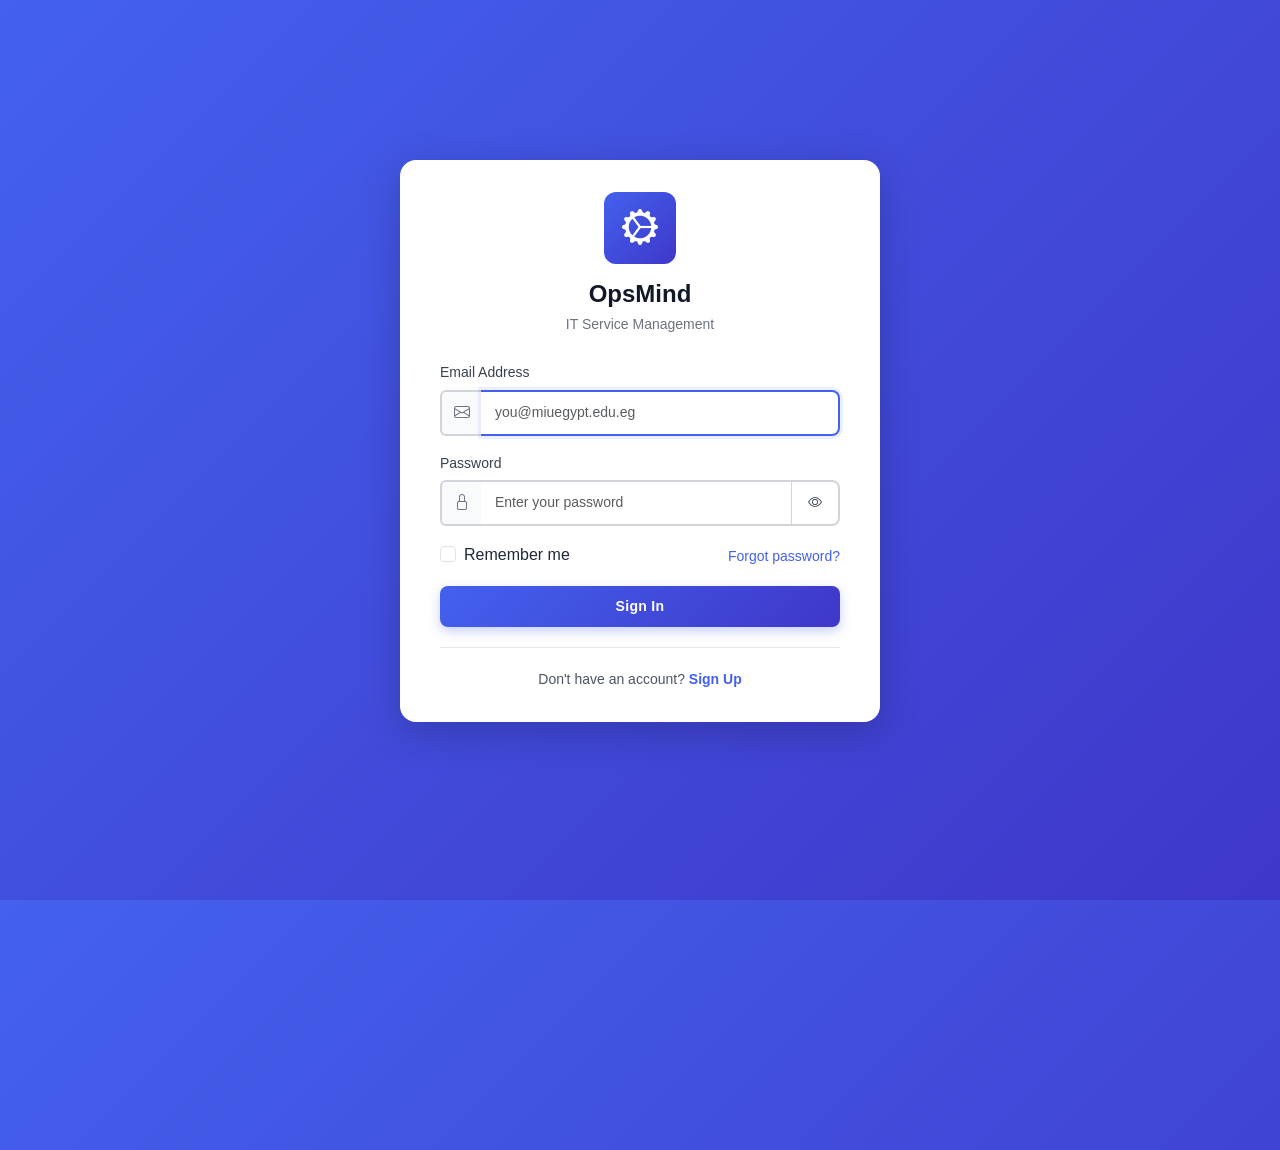
<file: index.html>
<!DOCTYPE html>
<html lang="en">
<head>
    <meta charset="UTF-8">
    <meta name="viewport" content="width=device-width, initial-scale=1.0">
    <meta name="description" content="OpsMind - IT Service Management System">
    <title>OpsMind - Login</title>
    
    <!-- Bootstrap 5 CSS -->
    <link href="https://cdn.jsdelivr.net/npm/bootstrap@5.3.2/dist/css/bootstrap.min.css" rel="stylesheet">
    <!-- Bootstrap Icons -->
    <link href="https://cdn.jsdelivr.net/npm/bootstrap-icons@1.11.1/font/bootstrap-icons.css" rel="stylesheet">
    <!-- Custom CSS -->
    <link href="/assets/css/main.css" rel="stylesheet">

    <!-- Runtime config (must be before any app/service scripts) -->
    <script src="/assets/js/config.js"></script>
</head>
<body class="login-page">
    <div class="login-container">
        <div class="login-card-wrapper">
            <!-- Sign In Card (Front) -->
            <div class="login-card login-card-front">
                <!-- Logo and Branding -->
                <div class="login-header">
                    <div class="login-logo">
                        <i class="bi bi-gear-wide-connected"></i>
                    </div>
                    <h1 class="login-title">OpsMind</h1>
                    <p class="login-subtitle">IT Service Management</p>
                </div>

                <!-- Login Form -->
            <form id="loginForm" novalidate>
                <!-- Error Alert (hidden by default) -->
                <div id="loginError" class="alert alert-danger d-none" role="alert">
                    <i class="bi bi-exclamation-triangle-fill me-2"></i>
                    <span id="loginErrorMessage">Invalid credentials</span>
                </div>

                <!-- Email Input -->
                <div class="mb-3">
                    <label for="email" class="form-label">Email Address</label>
                    <div class="input-group">
                        <span class="input-group-text">
                            <i class="bi bi-envelope"></i>
                        </span>
                        <input 
                            type="email" 
                            class="form-control" 
                            id="email" 
                            name="email"
                            placeholder="you@miuegypt.edu.eg" 
                            required
                            autocomplete="email"
                        >
                    </div>
                    <div class="invalid-feedback">Please enter a valid email address.</div>
                </div>

                <!-- Password Input -->
                <div class="mb-4">
                    <label for="password" class="form-label">Password</label>
                    <div class="input-group">
                        <span class="input-group-text">
                            <i class="bi bi-lock"></i>
                        </span>
                        <input 
                            type="password" 
                            class="form-control" 
                            id="password" 
                            name="password"
                            placeholder="Enter your password" 
                            required
                            autocomplete="current-password"
                        >
                        <button 
                            class="btn btn-outline-secondary" 
                            type="button" 
                            id="togglePassword"
                            aria-label="Toggle password visibility"
                        >
                            <i class="bi bi-eye"></i>
                        </button>
                    </div>
                    <div class="invalid-feedback">Password is required.</div>
                </div>

                <!-- Remember Me & Forgot Password -->
                <div class="d-flex justify-content-between align-items-center mb-4">
                    <div class="form-check">
                        <input class="form-check-input" type="checkbox" id="rememberMe" name="rememberMe">
                        <label class="form-check-label" for="rememberMe">Remember me</label>
                    </div>
                    <a href="#" class="forgot-password-link">Forgot password?</a>
                </div>

                <!-- Submit Button -->
                <button type="submit" class="btn btn-primary w-100 btn-login" id="loginButton">
                    <span class="btn-text">Sign In</span>
                    <span class="btn-loader d-none">
                        <span class="spinner-border spinner-border-sm me-2" role="status" aria-hidden="true"></span>
                        Signing in...
                    </span>
                </button>
            </form>

            <!-- Footer -->
            <div class="login-footer">
                <p>Don't have an account? <a href="#" class="signup-link" id="showSignup">Sign Up</a></p>
            </div>
        </div>

        <!-- Sign Up Card (Back) -->
        <div class="login-card login-card-back">
            <!-- Logo and Branding -->
            <div class="login-header">
                <div class="login-logo">
                    <i class="bi bi-person-plus-fill"></i>
                </div>
                <h1 class="login-title">Create Account</h1>
                <p class="login-subtitle">Join OpsMind Today</p>
            </div>

            <!-- Signup Form -->
            <form id="signupForm" novalidate>
                <!-- Error Alert (hidden by default) -->
                <div id="signupError" class="alert alert-danger d-none" role="alert">
                    <i class="bi bi-exclamation-triangle-fill me-2"></i>
                    <span id="signupErrorMessage">Please fix the errors below</span>
                </div>

                <!-- Account Type Selection -->
                <div class="mb-3">
                    <label class="form-label d-block">Account Type</label>
                    <div class="account-type-selector">
                        <div class="form-check form-check-inline account-type-option">
                            <input class="form-check-input" type="radio" name="accountType" id="professorAccount" value="professor" required checked>
                            <label class="form-check-label" for="professorAccount">
                                <i class="bi bi-person-video3"></i>
                                <span>Professor</span>
                            </label>
                        </div>
                        <div class="form-check form-check-inline account-type-option">
                            <input class="form-check-input" type="radio" name="accountType" id="studentAccount" value="student" required>
                            <label class="form-check-label" for="studentAccount">
                                <i class="bi bi-mortarboard-fill"></i>
                                <span>Student</span>
                            </label>
                        </div>
                    </div>
                </div>

                <!-- First Name Input -->
                <div class="mb-3">
                    <label for="firstName" class="form-label">First Name</label>
                    <div class="input-group">
                        <span class="input-group-text">
                            <i class="bi bi-person"></i>
                        </span>
                        <input 
                            type="text" 
                            class="form-control" 
                            id="firstName" 
                            name="firstName"
                            placeholder="John" 
                            required
                            autocomplete="given-name"
                        >
                    </div>
                    <div class="invalid-feedback">Please enter your first name.</div>
                </div>

                <!-- Last Name Input -->
                <div class="mb-3">
                    <label for="lastName" class="form-label">Last Name</label>
                    <div class="input-group">
                        <span class="input-group-text">
                            <i class="bi bi-person-fill"></i>
                        </span>
                        <input 
                            type="text" 
                            class="form-control" 
                            id="lastName" 
                            name="lastName"
                            placeholder="Doe" 
                            required
                            autocomplete="family-name"
                        >
                    </div>
                    <div class="invalid-feedback">Please enter your last name.</div>
                </div>

                <!-- Email Input -->
                <div class="mb-3">
                    <label for="signupEmail" class="form-label">Email Address</label>
                    <div class="input-group">
                        <span class="input-group-text">
                            <i class="bi bi-envelope"></i>
                        </span>
                        <input 
                            type="email" 
                            class="form-control" 
                            id="signupEmail" 
                            name="email"
                            placeholder="you@miuegypt.edu.eg" 
                            required
                            autocomplete="email"
                        >
                    </div>
                    <div class="invalid-feedback">Please enter a valid email address.</div>
                </div>

                <!-- Password Input -->
                <div class="mb-3">
                    <label for="signupPassword" class="form-label">Password</label>
                    <div class="input-group">
                        <span class="input-group-text">
                            <i class="bi bi-lock"></i>
                        </span>
                        <input 
                            type="password" 
                            class="form-control" 
                            id="signupPassword" 
                            name="password"
                            placeholder="Create a strong password" 
                            required
                            autocomplete="new-password"
                            minlength="8"
                        >
                        <button 
                            class="btn btn-outline-secondary" 
                            type="button" 
                            id="toggleSignupPassword"
                            aria-label="Toggle password visibility"
                        >
                            <i class="bi bi-eye"></i>
                        </button>
                    </div>
                    <div class="invalid-feedback">Password must be at least 8 characters.</div>
                </div>

                <!-- Confirm Password Input -->
                <div class="mb-3">
                    <label for="confirmPassword" class="form-label">Confirm Password</label>
                    <div class="input-group">
                        <span class="input-group-text">
                            <i class="bi bi-lock-fill"></i>
                        </span>
                        <input 
                            type="password" 
                            class="form-control" 
                            id="confirmPassword" 
                            name="confirmPassword"
                            placeholder="Re-enter your password" 
                            required
                            autocomplete="new-password"
                        >
                    </div>
                    <div class="invalid-feedback">Passwords do not match.</div>
                </div>

                <!-- Terms and Conditions -->
                <div class="mb-4">
                    <div class="form-check">
                        <input class="form-check-input" type="checkbox" id="agreeTerms" name="agreeTerms" required>
                        <label class="form-check-label" for="agreeTerms">
                            I agree to the <a href="#" class="text-primary">Terms & Conditions</a>
                        </label>
                        <div class="invalid-feedback">You must agree to the terms.</div>
                    </div>
                </div>

                <!-- Submit Button -->
                <button type="submit" class="btn btn-primary w-100 btn-login" id="signupButton">
                    <span class="btn-text">Create Account</span>
                    <span class="btn-loader d-none">
                        <span class="spinner-border spinner-border-sm me-2" role="status" aria-hidden="true"></span>
                        Creating account...
                    </span>
                </button>
            </form>

            <!-- Footer -->
            <div class="login-footer">
                <p>Already have an account? <a href="#" class="signup-link" id="showLogin">Sign In</a></p>
            </div>
        </div>
        </div>
    </div>

    <!-- OTP Verification Modal -->
    <div class="modal fade" id="otpModal" tabindex="-1" aria-labelledby="otpModalLabel" aria-hidden="true" data-bs-backdrop="static" data-bs-keyboard="false">
        <div class="modal-dialog modal-dialog-centered">
            <div class="modal-content">
                <div class="modal-header">
                    <h5 class="modal-title" id="otpModalLabel">
                        <i class="bi bi-shield-lock me-2"></i>
                        <span id="otpModalTitle">Verify Your Email</span>
                    </h5>
                    <button type="button" class="btn-close" data-bs-dismiss="modal" aria-label="Close" id="closeOtpModal"></button>
                </div>
                <div class="modal-body">
                    <!-- Success Alert (hidden by default) -->
                    <div id="otpSuccess" class="alert alert-success d-none" role="alert">
                        <i class="bi bi-check-circle-fill me-2"></i>
                        <span id="otpSuccessMessage"></span>
                    </div>

                    <!-- Error Alert (hidden by default) -->
                    <div id="otpError" class="alert alert-danger d-none" role="alert">
                        <i class="bi bi-exclamation-triangle-fill me-2"></i>
                        <span id="otpErrorMessage"></span>
                    </div>

                    <p class="text-muted mb-3" id="otpInstructions">
                        We've sent a verification code to <strong id="otpEmail"></strong>. 
                        Please enter the 6-digit code below.
                    </p>

                    <form id="otpForm">
                        <!-- OTP Input -->
                        <div class="mb-3">
                            <label for="otpCode" class="form-label">Verification Code</label>
                            <input 
                                type="text" 
                                class="form-control form-control-lg text-center otp-input" 
                                id="otpCode" 
                                maxlength="6"
                                placeholder="000000"
                                required
                                autocomplete="one-time-code"
                                pattern="[0-9]{6}"
                            >
                            <div class="invalid-feedback">Please enter the 6-digit code.</div>
                        </div>

                        <!-- Resend OTP -->
                        <div class="d-flex justify-content-between align-items-center mb-3">
                            <small class="text-muted">Didn't receive the code?</small>
                            <button type="button" class="btn btn-link btn-sm p-0" id="resendOtpBtn">
                                <i class="bi bi-arrow-clockwise me-1"></i>Resend Code
                            </button>
                        </div>

                        <!-- Submit Button -->
                        <button type="submit" class="btn btn-primary w-100" id="verifyOtpBtn">
                            <span class="btn-text">Verify Code</span>
                            <span class="btn-loader d-none">
                                <span class="spinner-border spinner-border-sm me-2" role="status"></span>
                                Verifying...
                            </span>
                        </button>
                    </form>
                </div>
            </div>
        </div>
    </div>

    <!-- Bootstrap 5 JS -->
    <script src="https://cdn.jsdelivr.net/npm/bootstrap@5.3.2/dist/js/bootstrap.bundle.min.js"></script>
    <!-- Auth Module -->
    <script type="module" src="/assets/js/auth.js"></script>
</body>
</html>
</file>
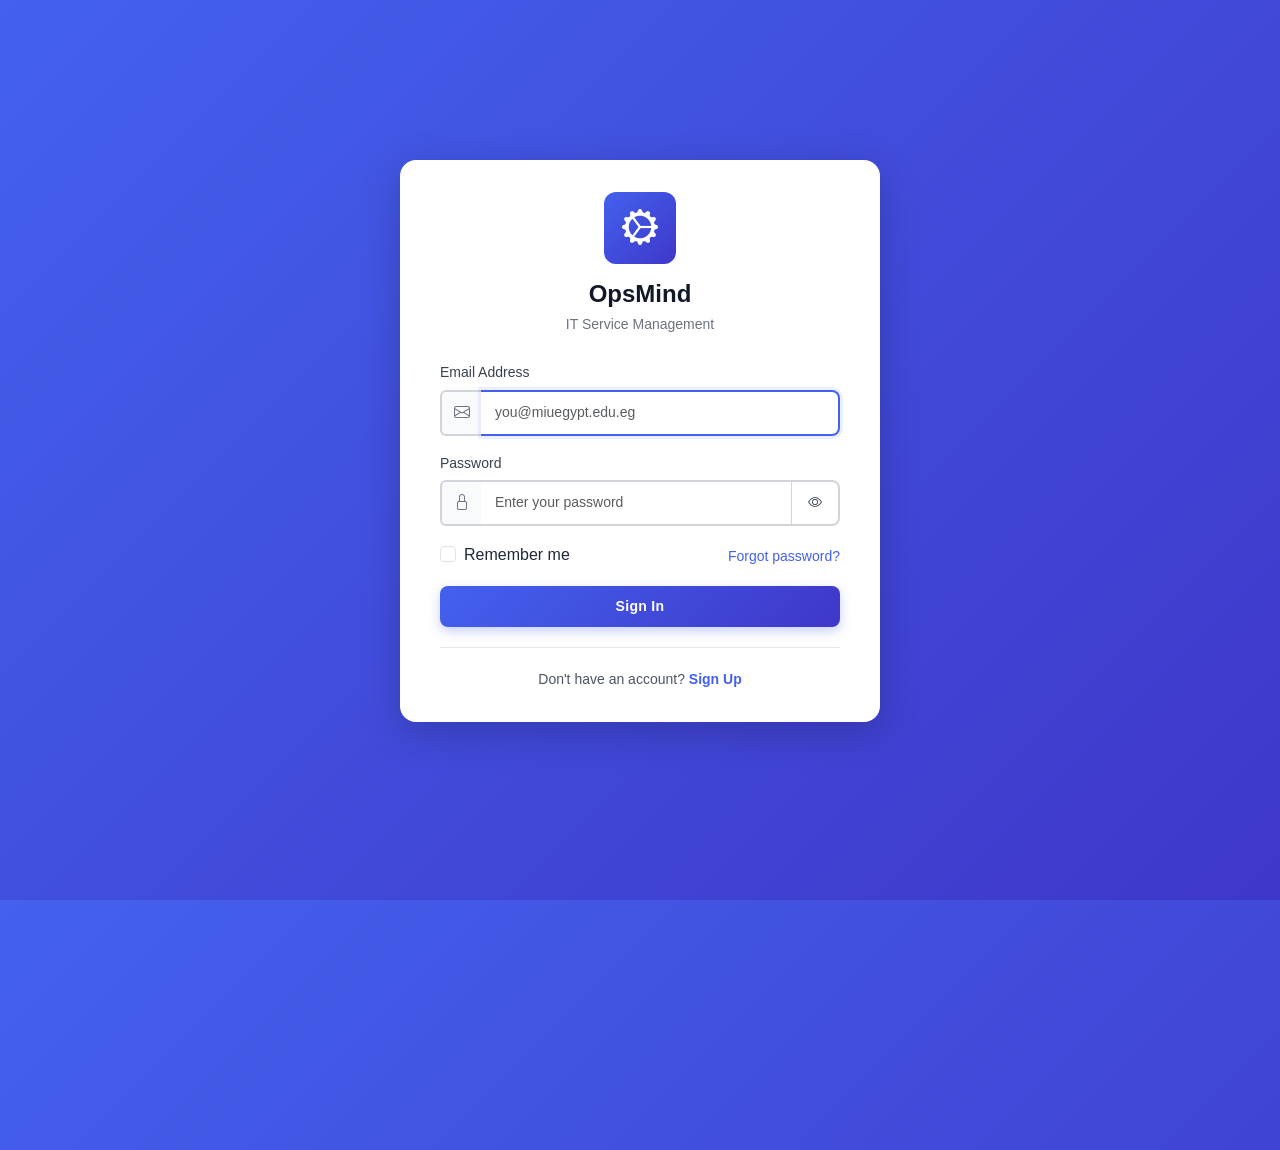
<file: ai-insights.html>
<!DOCTYPE html>
<html lang="en">
<head>
    <meta charset="UTF-8">
    <meta name="viewport" content="width=device-width, initial-scale=1.0">
    <meta name="description" content="OpsMind AI Insights - SLA Breach Predictions">
    <title>AI Insights - OpsMind</title>
    
    <!-- Bootstrap 5 CSS -->
    <link href="https://cdn.jsdelivr.net/npm/bootstrap@5.3.2/dist/css/bootstrap.min.css" rel="stylesheet">
    <!-- Bootstrap Icons -->
    <link href="https://cdn.jsdelivr.net/npm/bootstrap-icons@1.11.1/font/bootstrap-icons.css" rel="stylesheet">
    <!-- Custom CSS -->
    <link href="/assets/css/main.css" rel="stylesheet">

    <!-- Runtime config (must be before any app/service scripts) -->
    <script src="/assets/js/config.js"></script>
</head>
<body class="app-body">
    <!-- Navigation (loaded dynamically) -->
    <nav class="navbar-main" id="navbar-container"></nav>

    <div class="app-wrapper">
        <!-- Sidebar (loaded dynamically) -->
        <div id="sidebar-container"></div>

        <!-- Main Content -->
        <main class="main-content">
            <!-- Page Header -->
            <div class="page-header">
                <div class="page-header-content">
                    <h1 class="page-title">
                        <i class="bi bi-robot me-2"></i>AI Insights
                    </h1>
                    <p class="page-subtitle">Analyze tickets with AI-powered SLA breach predictions</p>
                </div>
            </div>

            <!-- Page Content -->
            <div class="page-content">
                <!-- Info Card -->
                <div class="alert alert-info d-flex align-items-center mb-4" role="alert">
                    <i class="bi bi-info-circle-fill me-2 fs-5"></i>
                    <div>
                        Click the <strong>"Analyze"</strong> button next to any ticket to get AI-powered SLA breach predictions. Your feedback helps improve our AI models.
                    </div>
                </div>

                <!-- Tickets Table Card -->
                <div class="card">
                    <div class="card-header d-flex justify-content-between align-items-center">
                        <div class="d-flex align-items-center">
                            <h5 class="card-title mb-0">
                                <i class="bi bi-ticket-detailed me-2"></i>
                                <span id="ticketCount">All Tickets</span>
                            </h5>
                        </div>
                        <div class="d-flex gap-2">
                            <button class="btn btn-outline-secondary btn-sm" id="refreshBtn">
                                <i class="bi bi-arrow-clockwise me-1"></i> Refresh
                            </button>
                        </div>
                    </div>
                    <div class="card-body p-0">
                        <!-- Table View -->
                        <div class="table-responsive" id="tableView">
                            <table class="table table-hover align-middle mb-0">
                                <thead>
                                    <tr>
                                        <th>Ticket ID</th>
                                        <th>Subject</th>
                                        <th>Priority</th>
                                        <th>Status</th>
                                        <th>Created</th>
                                        <th class="text-end">AI Analysis</th>
                                    </tr>
                                </thead>
                                <tbody id="ticketsTableBody">
                                    <!-- Loading skeleton rows -->
                                    <tr class="loading-row">
                                        <td colspan="6">
                                            <div class="d-flex justify-content-center py-4">
                                                <div class="spinner-border text-primary" role="status">
                                                    <span class="visually-hidden">Loading tickets...</span>
                                                </div>
                                            </div>
                                        </td>
                                    </tr>
                                </tbody>
                            </table>
                        </div>

                        <!-- Empty State -->
                        <div class="empty-state d-none" id="ticketsEmpty">
                            <i class="bi bi-inbox"></i>
                            <h4>No Tickets Found</h4>
                            <p>There are no tickets to analyze.</p>
                        </div>

                        <!-- Error State -->
                        <div class="error-state d-none" id="ticketsError">
                            <i class="bi bi-exclamation-circle"></i>
                            <h4>Unable to Load Tickets</h4>
                            <p id="ticketsErrorMessage">An error occurred while loading tickets.</p>
                            <button class="btn btn-primary" id="retryLoadTickets">
                                <i class="bi bi-arrow-clockwise me-1"></i> Try Again
                            </button>
                        </div>
                    </div>
                    <div class="card-footer" id="ticketsPagination">
                        <!-- Pagination -->
                        <div class="d-flex justify-content-between align-items-center">
                            <div class="pagination-info">
                                Showing <span id="showingFrom">1</span> to <span id="showingTo">10</span> of <span id="totalTickets">0</span> tickets
                            </div>
                            <nav aria-label="Tickets pagination">
                                <ul class="pagination pagination-sm mb-0" id="paginationList">
                                    <!-- Pagination will be rendered here -->
                                </ul>
                            </nav>
                        </div>
                    </div>
                </div>
            </div>
        </main>
    </div>

    <!-- AI Analysis Modal -->
    <div class="modal fade" id="aiAnalysisModal" tabindex="-1" aria-labelledby="aiAnalysisModalLabel" aria-hidden="true">
        <div class="modal-dialog modal-dialog-centered">
            <div class="modal-content">
                <div class="modal-header bg-primary text-white">
                    <h5 class="modal-title" id="aiAnalysisModalLabel">
                        <i class="bi bi-robot me-2"></i>AI SLA Breach Analysis
                    </h5>
                    <button type="button" class="btn-close btn-close-white" data-bs-dismiss="modal" aria-label="Close"></button>
                </div>
                <div class="modal-body">
                    <!-- Loading State -->
                    <div class="text-center py-4" id="analysisLoading">
                        <div class="spinner-border text-primary mb-3" role="status">
                            <span class="visually-hidden">Analyzing...</span>
                        </div>
                        <p class="text-muted mb-0">AI is analyzing the ticket...</p>
                    </div>

                    <!-- Analysis Result -->
                    <div class="d-none" id="analysisResult">
                        <!-- Ticket Info -->
                        <div class="mb-4">
                            <label class="text-muted small">Ticket</label>
                            <p class="fw-medium mb-0" id="analysisTicketId"></p>
                            <p class="text-truncate mb-0" id="analysisTicketSubject"></p>
                        </div>

                        <!-- SLA Breach Percentage -->
                        <div class="text-center mb-4">
                            <label class="text-muted small d-block mb-2">SLA Breach Probability</label>
                            <div class="position-relative d-inline-block">
                                <div class="sla-gauge">
                                    <svg viewBox="0 0 120 120" width="120" height="120">
                                        <circle cx="60" cy="60" r="54" fill="none" stroke="#e9ecef" stroke-width="12"/>
                                        <circle cx="60" cy="60" r="54" fill="none" stroke-width="12" stroke-linecap="round"
                                            id="slaGaugeCircle"
                                            stroke="#28a745"
                                            stroke-dasharray="339.292"
                                            stroke-dashoffset="339.292"
                                            transform="rotate(-90 60 60)"/>
                                    </svg>
                                    <div class="sla-gauge-value">
                                        <span id="slaPercentage" class="fs-2 fw-bold">0</span>
                                        <span class="fs-6">%</span>
                                    </div>
                                </div>
                            </div>
                            <p class="mt-2 mb-0" id="slaRiskLevel">
                                <span class="badge bg-success">Low Risk</span>
                            </p>
                        </div>

                        <!-- AI Analysis Details -->
                        <div class="mb-4">
                            <label class="text-muted small">AI Analysis</label>
                            <p class="mb-0" id="analysisDetails">Based on similar tickets and current workload, this ticket has a low probability of breaching its SLA.</p>
                        </div>

                        <!-- Feedback Section -->
                        <div class="border-top pt-3">
                            <label class="form-label fw-medium">
                                <i class="bi bi-chat-left-quote me-1"></i>
                                Was this prediction accurate?
                            </label>
                            <div class="d-flex gap-3" id="feedbackOptions">
                                <div class="form-check">
                                    <input class="form-check-input" type="radio" name="feedbackAccuracy" id="feedbackYes" value="yes">
                                    <label class="form-check-label" for="feedbackYes">
                                        <i class="bi bi-hand-thumbs-up me-1 text-success"></i> Yes, accurate
                                    </label>
                                </div>
                                <div class="form-check">
                                    <input class="form-check-input" type="radio" name="feedbackAccuracy" id="feedbackNo" value="no">
                                    <label class="form-check-label" for="feedbackNo">
                                        <i class="bi bi-hand-thumbs-down me-1 text-danger"></i> No, inaccurate
                                    </label>
                                </div>
                            </div>
                            <div class="d-none mt-3" id="feedbackSubmitted">
                                <div class="alert alert-success mb-0 py-2">
                                    <i class="bi bi-check-circle me-1"></i>
                                    Thank you for your feedback! This helps improve our AI model.
                                </div>
                            </div>
                        </div>
                    </div>

                    <!-- Error State -->
                    <div class="text-center py-4 d-none" id="analysisError">
                        <i class="bi bi-exclamation-circle text-danger fs-1 mb-3 d-block"></i>
                        <h5>Analysis Failed</h5>
                        <p class="text-muted mb-0" id="analysisErrorMessage">Unable to analyze this ticket. Please try again.</p>
                    </div>
                </div>
                <div class="modal-footer">
                    <button type="button" class="btn btn-secondary" data-bs-dismiss="modal">Close</button>
                    <button type="button" class="btn btn-primary d-none" id="submitFeedbackBtn">
                        <i class="bi bi-send me-1"></i> Submit Feedback
                    </button>
                </div>
            </div>
        </div>
    </div>

    <!-- Bootstrap 5 JS Bundle -->
    <script src="https://cdn.jsdelivr.net/npm/bootstrap@5.3.2/dist/js/bootstrap.bundle.min.js"></script>
    
    <!-- App Scripts -->
    <!-- Main app initialization (handles sidebar, navbar, user info) -->
    <script type="module" src="/assets/js/app.js"></script>
    
    <!-- Page-specific scripts -->
    <script type="module">
        import { initAIInsightsPage } from '/assets/js/pages/ai-insights.js';
        
        // Wait for app to be ready before initializing page
        document.addEventListener('app:ready', () => {
            console.log('[AI Insights] App ready, initializing page...');
            initAIInsightsPage();
        });
        
        // Fallback: also listen to DOMContentLoaded in case app:ready already fired
        if (document.readyState === 'loading') {
            document.addEventListener('DOMContentLoaded', () => {
                // Wait a bit to give app.js time to initialize
                setTimeout(() => {
                    if (!document.querySelector('.ai-insights-page-initialized')) {
                        console.log('[AI Insights] Initializing from DOMContentLoaded...');
                        initAIInsightsPage();
                    }
                }, 100);
            });
        }
    </script>

    <style>
        /* SLA Gauge Styles */
        .sla-gauge {
            position: relative;
            display: inline-block;
        }
        .sla-gauge-value {
            position: absolute;
            top: 50%;
            left: 50%;
            transform: translate(-50%, -50%);
            text-align: center;
        }
        .sla-gauge svg {
            transform: rotate(0deg);
        }
    </style>
</body>
</html>
</file>
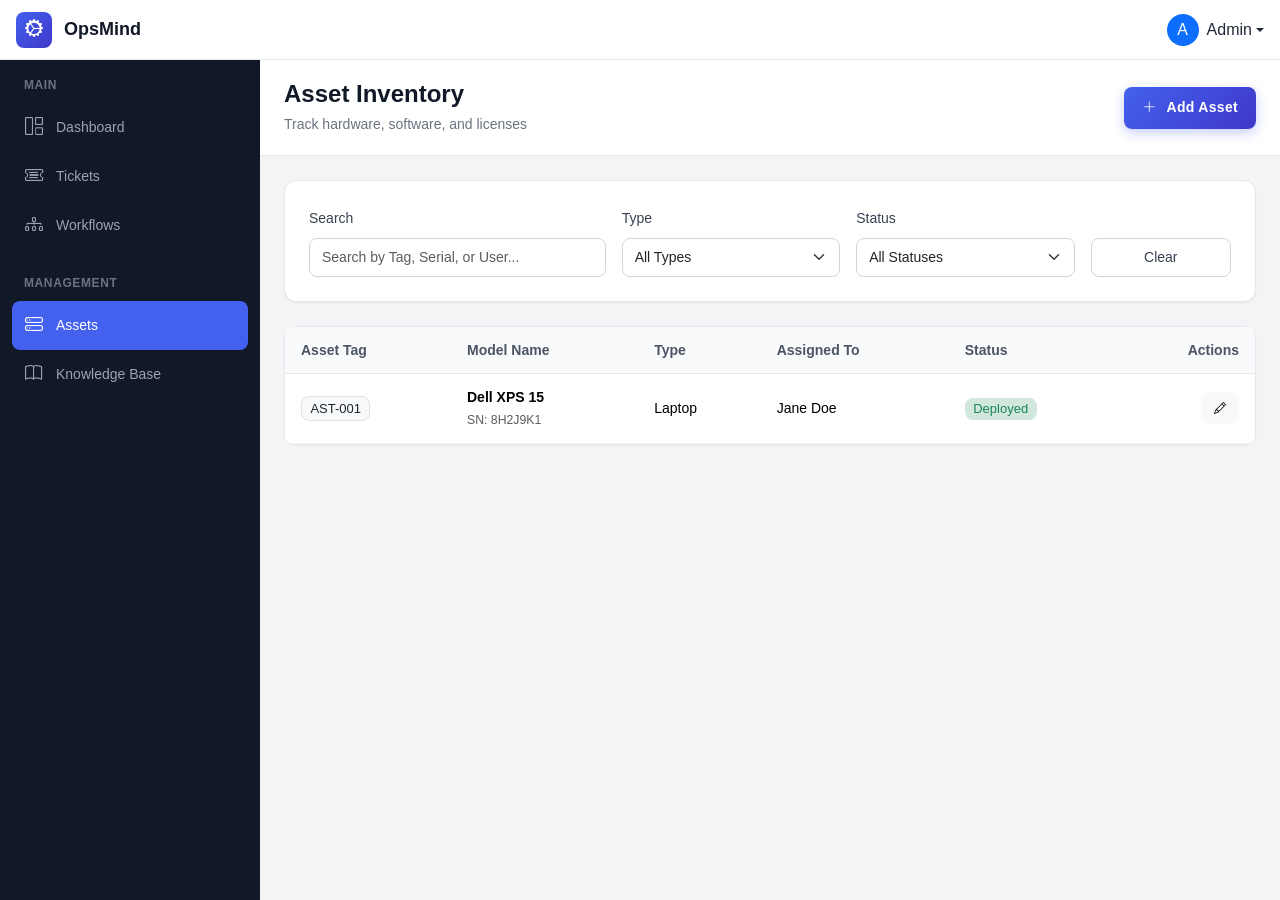
<file: assets.html>
<!DOCTYPE html>
<html lang="en">
<head>
    <meta charset="UTF-8">
    <meta name="viewport" content="width=device-width, initial-scale=1.0">
    <title>Asset Inventory - OpsMind</title>
    
    <link href="https://cdn.jsdelivr.net/npm/bootstrap@5.3.2/dist/css/bootstrap.min.css" rel="stylesheet">
    <link href="https://cdn.jsdelivr.net/npm/bootstrap-icons@1.11.1/font/bootstrap-icons.css" rel="stylesheet">
    <link href="/assets/css/main.css" rel="stylesheet">
    <script src="/assets/js/config.js"></script>
</head>
<body class="app-body">
    <nav class="navbar-main">
        <a href="dashboard.html" class="navbar-brand">
            <span class="navbar-brand-icon"><i class="bi bi-gear-wide-connected"></i></span>
            <span>OpsMind</span>
        </a>
        <div class="navbar-nav ms-auto">
            <div class="nav-item dropdown">
                <a href="#" class="nav-link dropdown-toggle d-flex align-items-center" data-bs-toggle="dropdown">
                    <div class="avatar-xs bg-primary text-white rounded-circle d-flex align-items-center justify-content-center me-2" style="width: 32px; height: 32px;">
                        A
                    </div>
                    <span>Admin</span>
                </a>
                <ul class="dropdown-menu dropdown-menu-end">
                    <li><a class="dropdown-item" href="index.html">Logout</a></li>
                </ul>
            </div>
        </div>
    </nav>

    <div class="app-wrapper">
        <aside class="sidebar">
            <nav class="sidebar-nav">
                <div class="sidebar-section">
                    <div class="sidebar-section-title">Main</div>
                    <a href="dashboard.html" class="sidebar-link"><i class="bi bi-grid-1x2"></i><span>Dashboard</span></a>
                    <a href="tickets.html" class="sidebar-link"><i class="bi bi-ticket-detailed"></i><span>Tickets</span></a>
                    <a href="workflows.html" class="sidebar-link"><i class="bi bi-diagram-3"></i><span>Workflows</span></a>
                </div>
                <div class="sidebar-section">
                    <div class="sidebar-section-title">Management</div>
                    <a href="assets.html" class="sidebar-link active"><i class="bi bi-hdd-stack"></i><span>Assets</span></a>
                    <a href="#" class="sidebar-link"><i class="bi bi-book"></i><span>Knowledge Base</span></a>
                </div>
            </nav>
        </aside>

        <main class="main-content">
            <div class="page-header">
                <div class="page-header-content">
                    <h1 class="page-title">Asset Inventory</h1>
                    <p class="page-subtitle">Track hardware, software, and licenses</p>
                </div>
                <div class="page-header-actions">
                    <button class="btn btn-primary" data-bs-toggle="modal" data-bs-target="#addAssetModal">
                        <i class="bi bi-plus-lg me-1"></i> Add Asset
                    </button>
                </div>
            </div>

            <div class="page-content">
                <div class="card filter-card mb-4">
                    <div class="card-body">
                        <form class="row g-3">
                            <div class="col-12 col-md-4">
                                <label class="form-label">Search</label>
                                <input type="text" class="form-control" placeholder="Search by Tag, Serial, or User...">
                            </div>
                            <div class="col-6 col-md-3">
                                <label class="form-label">Type</label>
                                <select class="form-select">
                                    <option value="">All Types</option>
                                    <option value="laptop">Laptop</option>
                                    <option value="server">Server</option>
                                    <option value="mobile">Mobile</option>
                                </select>
                            </div>
                            <div class="col-6 col-md-3">
                                <label class="form-label">Status</label>
                                <select class="form-select">
                                    <option value="">All Statuses</option>
                                    <option value="deployed">Deployed</option>
                                    <option value="stock">In Stock</option>
                                    <option value="retired">Retired</option>
                                </select>
                            </div>
                            <div class="col-12 col-md-2 d-flex align-items-end">
                                <button type="button" class="btn btn-outline-secondary w-100">Clear</button>
                            </div>
                        </form>
                    </div>
                </div>

                <div class="card">
                    <div class="table-responsive">
                        <table class="table table-hover align-middle mb-0">
                            <thead class="table-light">
                                <tr>
                                    <th>Asset Tag</th>
                                    <th>Model Name</th>
                                    <th>Type</th>
                                    <th>Assigned To</th>
                                    <th>Status</th>
                                    <th class="text-end">Actions</th>
                                </tr>
                            </thead>
                            <tbody id="assetsTableBody">
                                <tr>
                                    <td><span class="badge bg-light text-dark border">AST-001</span></td>
                                    <td>
                                        <div class="fw-bold">Dell XPS 15</div>
                                        <small class="text-muted">SN: 8H2J9K1</small>
                                    </td>
                                    <td>Laptop</td>
                                    <td>Jane Doe</td>
                                    <td><span class="badge bg-success-subtle text-success">Deployed</span></td>
                                    <td class="text-end">
                                        <button class="btn btn-sm btn-light"><i class="bi bi-pencil"></i></button>
                                    </td>
                                </tr>
                            </tbody>
                        </table>
                    </div>
                </div>
            </div>
        </main>
    </div>

    <div class="modal fade" id="addAssetModal" tabindex="-1">
        <div class="modal-dialog">
            <div class="modal-content">
                <div class="modal-header">
                    <h5 class="modal-title">Add New Asset</h5>
                    <button type="button" class="btn-close" data-bs-dismiss="modal"></button>
                </div>
                <div class="modal-body">
                    <form id="addAssetForm">
                        <div class="mb-3">
                            <label class="form-label">Asset Tag</label>
                            <input type="text" class="form-control" placeholder="e.g. AST-002">
                        </div>
                        <div class="mb-3">
                            <label class="form-label">Model</label>
                            <input type="text" class="form-control" placeholder="e.g. MacBook Pro">
                        </div>
                        <div class="mb-3">
                            <label class="form-label">Status</label>
                            <select class="form-select">
                                <option value="Stock">In Stock</option>
                                <option value="Deployed">Deployed</option>
                            </select>
                        </div>
                    </form>
                </div>
                <div class="modal-footer">
                    <button type="button" class="btn btn-secondary" data-bs-dismiss="modal">Close</button>
                    <button type="button" class="btn btn-primary">Save Asset</button>
                </div>
            </div>
        </div>
    </div>

    <script src="https://cdn.jsdelivr.net/npm/bootstrap@5.3.2/dist/js/bootstrap.bundle.min.js"></script>
</body>
</html>
</file>
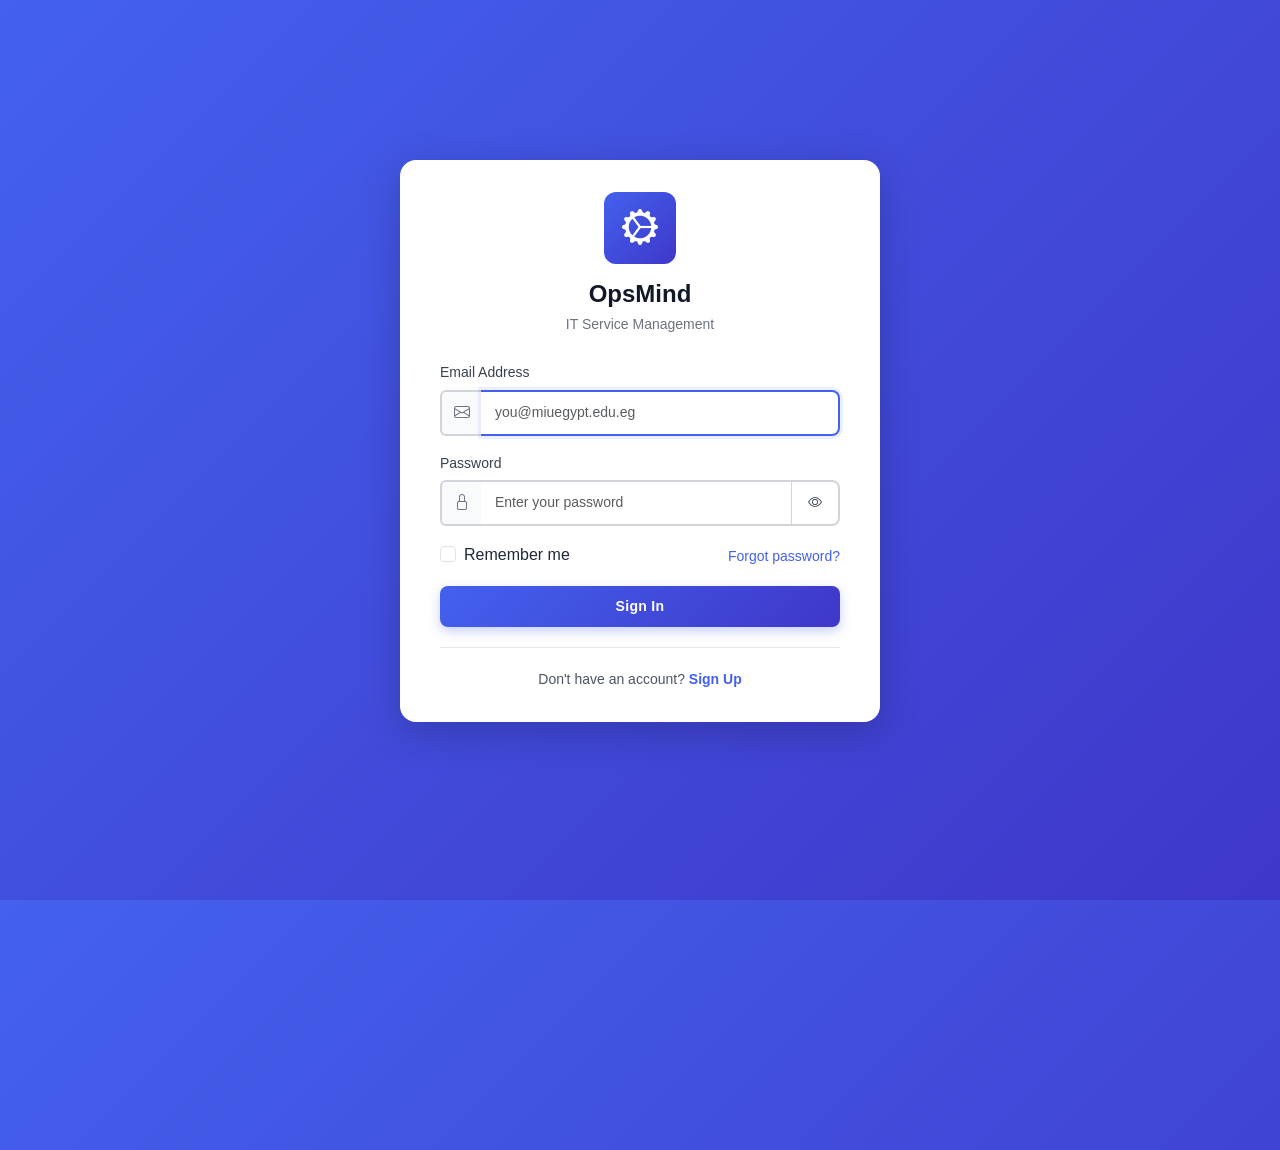
<file: chatbot.html>
<!DOCTYPE html>
<html lang="en">
<head>
    <meta charset="UTF-8">
    <meta name="viewport" content="width=device-width, initial-scale=1.0">
    <meta name="description" content="OpsMind AI Chatbot - Intelligent IT Support Assistant">
    <title>AI Chatbot - OpsMind</title>
    
    <!-- Preload critical resources -->
    <link rel="preconnect" href="https://cdn.jsdelivr.net" crossorigin>
    <link rel="dns-prefetch" href="https://cdn.jsdelivr.net">
    
    <!-- Bootstrap 5 CSS -->
    <link href="https://cdn.jsdelivr.net/npm/bootstrap@5.3.2/dist/css/bootstrap.min.css" rel="stylesheet">
    <!-- Bootstrap Icons -->
    <link href="https://cdn.jsdelivr.net/npm/bootstrap-icons@1.11.1/font/bootstrap-icons.css" rel="stylesheet">
    <!-- Custom CSS -->
    <link href="/assets/css/main.css" rel="stylesheet">

    <!-- Runtime config (must be before any app/service scripts) -->
    <script src="/assets/js/config.js"></script>

    <style>
        /* Loading indicator */
        .page-loader {
            position: fixed;
            top: 0;
            left: 0;
            width: 100%;
            height: 100%;
            background: rgba(255, 255, 255, 0.95);
            display: flex;
            align-items: center;
            justify-content: center;
            z-index: 9999;
            transition: opacity 0.3s ease, visibility 0.3s ease;
        }
        
        .page-loader.hidden {
            opacity: 0;
            visibility: hidden;
            pointer-events: none;
        }
        
        .loader-content {
            text-align: center;
        }
        
        .loader-spinner {
            width: 48px;
            height: 48px;
            border: 4px solid #e9ecef;
            border-top-color: #667eea;
            border-radius: 50%;
            animation: spin 0.8s linear infinite;
            margin: 0 auto 1rem;
        }
        
        @keyframes spin {
            to { transform: rotate(360deg); }
        }
        
        .chatbot-container {
            height: calc(100vh - 80px);
            display: flex;
            flex-direction: column;
        }

        .chat-header {
            background: linear-gradient(135deg, #667eea 0%, #764ba2 100%);
            color: white;
            padding: 1.5rem;
            border-radius: 12px 12px 0 0;
        }

        .chat-messages {
            flex: 1;
            overflow-y: auto;
            padding: 1.5rem;
            background: #f8f9fa;
        }

        .chat-message {
            display: flex;
            margin-bottom: 1rem;
            animation: slideIn 0.3s ease;
        }

        @keyframes slideIn {
            from {
                opacity: 0;
                transform: translateY(10px);
            }
            to {
                opacity: 1;
                transform: translateY(0);
            }
        }

        .chat-message.user {
            justify-content: flex-end;
        }

        .chat-message.bot {
            justify-content: flex-start;
        }

        .message-avatar {
            width: 40px;
            height: 40px;
            border-radius: 50%;
            display: flex;
            align-items: center;
            justify-content: center;
            font-size: 1.2rem;
            flex-shrink: 0;
        }

        .message-avatar.bot {
            background: linear-gradient(135deg, #667eea 0%, #764ba2 100%);
            color: white;
            margin-right: 0.75rem;
        }

        .message-avatar.user {
            background: #6c757d;
            color: white;
            margin-left: 0.75rem;
        }

        .message-content {
            max-width: 70%;
            padding: 1rem 1.25rem;
            border-radius: 18px;
            position: relative;
        }

        .chat-message.bot .message-content {
            background: white;
            border: 1px solid #e9ecef;
            box-shadow: 0 2px 4px rgba(0,0,0,0.05);
        }

        .chat-message.user .message-content {
            background: linear-gradient(135deg, #667eea 0%, #764ba2 100%);
            color: white;
        }

        .message-time {
            font-size: 0.75rem;
            opacity: 0.6;
            margin-top: 0.25rem;
        }

        .chat-input-container {
            padding: 1.5rem;
            background: white;
            border-top: 1px solid #e9ecef;
            border-radius: 0 0 12px 12px;
        }

        .chat-input {
            display: flex;
            gap: 0.75rem;
        }

        .chat-input input {
            flex: 1;
            padding: 0.75rem 1rem;
            border: 2px solid #e9ecef;
            border-radius: 24px;
            font-size: 0.95rem;
            transition: border-color 0.2s;
        }

        .chat-input input:focus {
            outline: none;
            border-color: #667eea;
        }

        .chat-input button {
            width: 48px;
            height: 48px;
            border-radius: 50%;
            border: none;
            background: linear-gradient(135deg, #667eea 0%, #764ba2 100%);
            color: white;
            display: flex;
            align-items: center;
            justify-content: center;
            cursor: pointer;
            transition: transform 0.2s;
        }

        .chat-input button:hover {
            transform: scale(1.05);
        }

        .chat-input button:disabled {
            opacity: 0.5;
            cursor: not-allowed;
        }

        .typing-indicator {
            display: flex;
            gap: 4px;
            padding: 0.75rem;
        }

        .typing-indicator span {
            width: 8px;
            height: 8px;
            border-radius: 50%;
            background: #6c757d;
            animation: typing 1.4s infinite;
        }

        .typing-indicator span:nth-child(2) {
            animation-delay: 0.2s;
        }

        .typing-indicator span:nth-child(3) {
            animation-delay: 0.4s;
        }

        @keyframes typing {
            0%, 60%, 100% {
                transform: translateY(0);
                opacity: 0.5;
            }
            30% {
                transform: translateY(-10px);
                opacity: 1;
            }
        }

        .quick-actions {
            display: flex;
            flex-wrap: wrap;
            gap: 0.5rem;
            margin-bottom: 1rem;
        }

        .quick-action-btn {
            padding: 0.5rem 1rem;
            border: 2px solid #667eea;
            background: white;
            color: #667eea;
            border-radius: 20px;
            font-size: 0.875rem;
            cursor: pointer;
            transition: all 0.2s;
        }

        .quick-action-btn:hover {
            background: #667eea;
            color: white;
        }

        .chat-stats {
            display: grid;
            grid-template-columns: repeat(auto-fit, minmax(200px, 1fr));
            gap: 1rem;
            margin-bottom: 1.5rem;
        }

        .stat-card {
            background: white;
            padding: 1.25rem;
            border-radius: 12px;
            border: 1px solid #e9ecef;
        }

        .stat-card-icon {
            width: 40px;
            height: 40px;
            border-radius: 10px;
            display: flex;
            align-items: center;
            justify-content: center;
            margin-bottom: 0.75rem;
            font-size: 1.25rem;
        }

        .stat-card-value {
            font-size: 1.75rem;
            font-weight: 700;
            color: #1e293b;
        }

        .stat-card-label {
            font-size: 0.875rem;
            color: #64748b;
        }
    </style>
</head>
<body class="app-body">
    <!-- Page Loader -->
    <div class="page-loader" id="pageLoader">
        <div class="loader-content">
            <div class="loader-spinner"></div>
            <div style="color: #667eea; font-weight: 600;">Loading AI Chatbot...</div>
        </div>
    </div>
    
    <!-- Navigation (loaded dynamically) -->
    <nav class="navbar-main" id="navbar-container"></nav>

    <div class="app-wrapper">
        <!-- Sidebar (loaded dynamically) -->
        <div id="sidebar-container"></div>

        <!-- Main Content -->
        <main class="main-content">
            <!-- Page Header -->
            <div class="page-header">
                <div class="page-header-content">
                    <h1 class="page-title">
                        <i class="bi bi-robot me-2"></i>AI Chatbot Assistant
                    </h1>
                    <p class="page-subtitle">Get instant help with IT support, ticket management, and system queries</p>
                </div>
                <div class="page-actions">
                    <button class="btn btn-outline-primary" id="clearChatBtn">
                        <i class="bi bi-trash"></i>
                        <span class="d-none d-sm-inline ms-2">Clear Chat</span>
                    </button>
                    <button class="btn btn-outline-secondary" id="exportChatBtn">
                        <i class="bi bi-download"></i>
                        <span class="d-none d-sm-inline ms-2">Export</span>
                    </button>
                </div>
            </div>

            <!-- Page Content -->
            <div class="page-content">

            <!-- Chat Statistics -->
            <div class="chat-stats">
                <div class="stat-card">
                    <div class="stat-card-icon" style="background: #dbeafe; color: #3b82f6;">
                        <i class="bi bi-chat-dots"></i>
                    </div>
                    <div class="stat-card-value" id="totalMessagesCount">0</div>
                    <div class="stat-card-label">Total Messages</div>
                </div>
                <div class="stat-card">
                    <div class="stat-card-icon" style="background: #dcfce7; color: #22c55e;">
                        <i class="bi bi-check-circle"></i>
                    </div>
                    <div class="stat-card-value" id="resolvedQueriesCount">0</div>
                    <div class="stat-card-label">Queries Resolved</div>
                </div>
                <div class="stat-card">
                    <div class="stat-card-icon" style="background: #fef3c7; color: #f59e0b;">
                        <i class="bi bi-clock-history"></i>
                    </div>
                    <div class="stat-card-value" id="avgResponseTime">< 1s</div>
                    <div class="stat-card-label">Avg Response Time</div>
                </div>
               
            </div>

            <!-- Chat Container -->
            <div class="card shadow-sm">
                <div class="chatbot-container">
                    <!-- Chat Header -->
                    <div class="chat-header">
                        <div class="d-flex align-items-center justify-content-between">
                            <div class="d-flex align-items-center gap-3">
                                <div style="width: 48px; height: 48px; background: rgba(255,255,255,0.2); border-radius: 12px; display: flex; align-items: center; justify-content: center; font-size: 1.5rem;">
                                    <i class="bi bi-robot"></i>
                                </div>
                                <div>
                                    <h5 class="mb-0">OpsMind Assistant</h5>
                                    <small style="opacity: 0.9;">
                                        <i class="bi bi-circle-fill" style="font-size: 0.5rem; color: #22c55e;"></i>
                                        Online • Ready to help
                                    </small>
                                </div>
                            </div>
                            <div class="d-flex gap-2">
                                <button class="btn btn-sm" style="background: rgba(255,255,255,0.2); border: none; color: white;" id="chatSettingsBtn" title="Settings">
                                    <i class="bi bi-gear"></i>
                                </button>
                            </div>
                        </div>
                    </div>

                    <!-- Quick Actions -->
                    <div class="p-3 bg-light border-bottom">
                        <div class="quick-actions" id="quickActionsContainer">
                            <button class="quick-action-btn" data-message="How do I create a new ticket?">
                                <i class="bi bi-ticket"></i> Create Ticket
                            </button>
                            <button class="quick-action-btn" data-message="Show me my open tickets">
                                <i class="bi bi-list-check"></i> My Tickets
                            </button>
                            <button class="quick-action-btn" data-message="What's the status of ticket #1234?">
                                <i class="bi bi-search"></i> Check Status
                            </button>
                            <button class="quick-action-btn" data-message="How do I escalate a ticket?">
                                <i class="bi bi-arrow-up-circle"></i> Escalation
                            </button>
                            <button class="quick-action-btn" data-message="Tell me about SLA policies">
                                <i class="bi bi-info-circle"></i> SLA Info
                            </button>
                        </div>
                    </div>

                    <!-- Chat Messages -->
                    <div class="chat-messages" id="chatMessages">
                        <!-- Welcome Message -->
                        <div class="chat-message bot">
                            <div class="message-avatar bot">
                                <i class="bi bi-robot"></i>
                            </div>
                            <div>
                                <div class="message-content">
                                    <div>
                                        👋 Hello! I'm your OpsMind AI Assistant. I'm here to help you with:
                                        <ul class="mt-2 mb-0">
                                            <li>Creating and managing tickets</li>
                                            <li>Checking ticket status and history</li>
                                            <li>Understanding SLA policies</li>
                                            <li>Workflow automation questions</li>
                                            <li>General IT support queries</li>
                                        </ul>
                                    </div>
                                    <div class="message-time">Just now</div>
                                </div>
                            </div>
                        </div>
                    </div>

                    <!-- Chat Input -->
                    <div class="chat-input-container">
                        <div class="chat-input">
                            <input 
                                type="text" 
                                id="chatInput" 
                                placeholder="Type your message here..." 
                                autocomplete="off"
                            />
                            <button id="sendMessageBtn" aria-label="Send message">
                                <i class="bi bi-send-fill"></i>
                            </button>
                        </div>
                        <div class="mt-2 text-muted" style="font-size: 0.75rem; text-align: center;">
                            <i class="bi bi-shield-check"></i> Your conversations are secure and encrypted
                        </div>
                    </div>
                </div>
            </div>
            </div>
        </main>
    </div>

    <!-- Bootstrap 5 JS Bundle -->
    <script src="https://cdn.jsdelivr.net/npm/bootstrap@5.3.2/dist/js/bootstrap.bundle.min.js"></script>
    
    <!-- App Scripts -->
    <!-- Main app initialization (handles sidebar, navbar, user info) -->
    <script type="module" src="/assets/js/app.js"></script>
    
    <!-- Page-specific scripts -->
    <script type="module">
        import { initChatbotPage } from '/assets/js/pages/chatbot.js';
        
        // Hide loader when page is ready
        function hideLoader() {
            const loader = document.getElementById('pageLoader');
            if (loader) {
                loader.classList.add('hidden');
                setTimeout(() => loader.remove(), 300);
            }
        }
        
        // Initialize immediately when app is ready (no delays)
        document.addEventListener('app:ready', () => {
            console.log('[Chatbot] App ready, initializing page...');
            initChatbotPage();
            hideLoader();
        }, { once: true });
        
        // Fallback: initialize on DOMContentLoaded if app hasn't fired yet
        if (document.readyState === 'loading') {
            document.addEventListener('DOMContentLoaded', () => {
                // Give app.js a moment to initialize, then check
                requestAnimationFrame(() => {
                    if (!document.body.classList.contains('chatbot-page-initialized')) {
                        console.log('[Chatbot] Initializing from DOMContentLoaded fallback...');
                        initChatbotPage();
                    }
                    hideLoader();
                });
            }, { once: true });
        } else {
            // DOM already loaded, initialize immediately if not already done
            requestAnimationFrame(() => {
                if (!document.body.classList.contains('chatbot-page-initialized')) {
                    console.log('[Chatbot] Initializing immediately...');
                    initChatbotPage();
                }
                hideLoader();
            });
        }
        
        // Absolute fallback - hide loader after max 3 seconds
        setTimeout(hideLoader, 3000);
    </script>
</body>
</html>
</file>
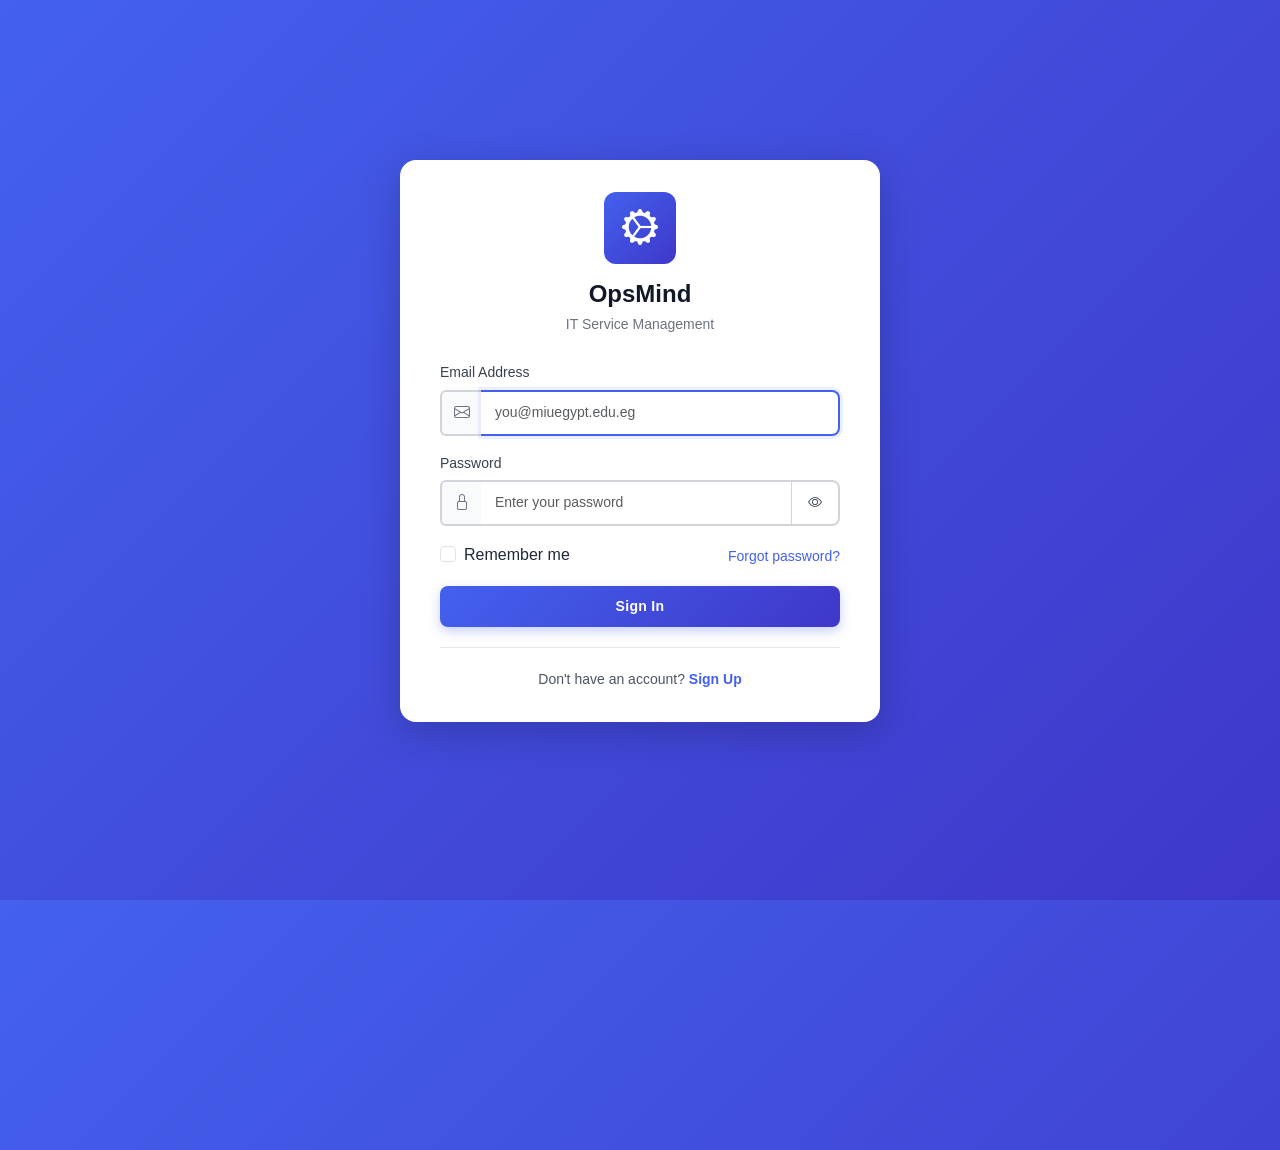
<file: junior-dashboard.html>
<!DOCTYPE html>
<html lang="en">
<head>
    <meta charset="UTF-8">
    <meta name="viewport" content="width=device-width, initial-scale=1.0">
    <meta name="description" content="OpsMind Junior Technician Dashboard - IT Service Management">
    <title>Junior Technician Dashboard - OpsMind</title>
    
    <!-- Bootstrap 5 CSS -->
    <link href="https://cdn.jsdelivr.net/npm/bootstrap@5.3.2/dist/css/bootstrap.min.css" rel="stylesheet">
    <!-- Bootstrap Icons -->
    <link href="https://cdn.jsdelivr.net/npm/bootstrap-icons@1.11.1/font/bootstrap-icons.css" rel="stylesheet">
    <!-- Custom CSS -->
    <link href="/assets/css/main.css" rel="stylesheet">

    <!-- Runtime config (must be before any app/service scripts) -->
    <script src="/assets/js/config.js"></script>
</head>
<body class="app-body">
    <!-- Navigation (loaded dynamically) -->
    <nav class="navbar-main" id="navbar-container"></nav>

    <div class="app-wrapper">
        <!-- Sidebar (loaded dynamically) -->
        <div id="sidebar-container"></div>

        <!-- Main Content -->
        <main class="main-content">
            <!-- Page Header -->
            <div class="page-header">
                <div class="page-header-content">
                    <h1 class="page-title">Technician Dashboard</h1>
                    <p class="page-subtitle">Manage your assigned tickets and claim new ones</p>
                </div>
                <div class="page-header-actions">
                    <button class="btn btn-outline-secondary me-2" id="refreshDashboard">
                        <i class="bi bi-arrow-clockwise me-1"></i> Refresh
                    </button>
                </div>
            </div>

            <!-- Page Content -->
            <div class="page-content">
                <!-- Stats Cards -->
                <div class="row g-3 mb-4">
                    <div class="col-6 col-lg-3">
                        <div class="stat-card-mini">
                            <div class="stat-icon bg-primary">
                                <i class="bi bi-clipboard-check"></i>
                            </div>
                            <div class="stat-info">
                                <div class="stat-label">My Active Tickets</div>
                                <div class="stat-value" id="myActiveTicketsCount">0</div>
                            </div>
                        </div>
                    </div>
                    <div class="col-6 col-lg-3">
                        <div class="stat-card-mini">
                            <div class="stat-icon bg-success">
                                <i class="bi bi-hand-index"></i>
                            </div>
                            <div class="stat-info">
                                <div class="stat-label">Available to Claim</div>
                                <div class="stat-value" id="availableTicketsCount">0</div>
                            </div>
                        </div>
                    </div>
                    <div class="col-6 col-lg-3">
                        <div class="stat-card-mini">
                            <div class="stat-icon bg-danger">
                                <i class="bi bi-exclamation-triangle"></i>
                            </div>
                            <div class="stat-info">
                                <div class="stat-label">SLA at Risk</div>
                                <div class="stat-value" id="slaRiskCount">0</div>
                            </div>
                        </div>
                    </div>
                    <div class="col-6 col-lg-3">
                        <div class="stat-card-mini">
                            <div class="stat-icon bg-purple">
                                <i class="bi bi-check-circle"></i>
                            </div>
                            <div class="stat-info">
                                <div class="stat-label">Resolved Today</div>
                                <div class="stat-value" id="resolvedTodayCount">0</div>
                            </div>
                        </div>
                    </div>
                </div>

                <!-- Tabs -->
                <div class="card">
                    <div class="card-header">
                        <ul class="nav nav-tabs card-header-tabs" id="dashboardTabs" role="tablist">
                            <li class="nav-item">
                                <button class="nav-link active" id="my-tickets-tab" data-bs-toggle="tab" 
                                        data-bs-target="#my-tickets-pane" type="button" role="tab">
                                    <i class="bi bi-person-badge me-1"></i> My Tickets
                                    <span class="badge bg-primary ms-2" id="myTicketsBadge">0</span>
                                </button>
                            </li>
                            <li class="nav-item">
                                <button class="nav-link" id="available-tab" data-bs-toggle="tab" 
                                        data-bs-target="#available-pane" type="button" role="tab">
                                    <i class="bi bi-inbox me-1"></i> Available to Claim
                                    <span class="badge bg-success ms-2" id="availableBadge">0</span>
                                </button>
                            </li>
                            <li class="nav-item" id="detailsTabItem" style="display: none;">
                                <button class="nav-link" id="details-tab" data-bs-toggle="tab" 
                                        data-bs-target="#details-pane" type="button" role="tab">
                                    <i class="bi bi-info-circle me-1"></i> Ticket Details
                                </button>
                            </li>
                        </ul>
                    </div>
                    <div class="card-body">
                        <div class="tab-content" id="dashboardTabsContent">
                            <!-- My Tickets Tab -->
                            <div class="tab-pane fade show active" id="my-tickets-pane" role="tabpanel">
                                <div id="myTicketsLoading" class="text-center py-5">
                                    <div class="spinner-border text-primary" role="status">
                                        <span class="visually-hidden">Loading...</span>
                                    </div>
                                    <p class="mt-2 text-muted">Loading your tickets...</p>
                                </div>
                                <div id="myTicketsEmpty" class="text-center py-5" style="display: none;">
                                    <i class="bi bi-inbox text-muted" style="font-size: 3rem;"></i>
                                    <p class="mt-3 text-muted">No tickets assigned to you yet.<br>Check available tickets to claim one!</p>
                                </div>
                                <div id="myTicketsList"></div>
                            </div>

                            <!-- Available Tickets Tab -->
                            <div class="tab-pane fade" id="available-pane" role="tabpanel">
                                <div id="availableLoading" class="text-center py-5">
                                    <div class="spinner-border text-success" role="status">
                                        <span class="visually-hidden">Loading...</span>
                                    </div>
                                    <p class="mt-2 text-muted">Loading available tickets...</p>
                                </div>
                                <div id="availableEmpty" class="text-center py-5" style="display: none;">
                                    <i class="bi bi-check-circle text-muted" style="font-size: 3rem;"></i>
                                    <p class="mt-3 text-muted">All available tickets have been assigned.<br>New tickets are automatically routed based on location and priority.</p>
                                </div>
                                <div id="availableList"></div>
                            </div>

                            <!-- Ticket Details Tab -->
                            <div class="tab-pane fade" id="details-pane" role="tabpanel">
                                <button class="btn btn-link mb-3" id="backToTickets">
                                    <i class="bi bi-arrow-left me-1"></i> Back to Tickets
                                </button>
                                <div id="ticketDetailsContent"></div>
                            </div>
                        </div>
                    </div>
                </div>
            </div>
        </main>
    </div>

    <!-- Toast Container -->
    <div id="toastContainer" class="toast-container position-fixed bottom-0 end-0 p-3"></div>

    <!-- Bootstrap Bundle with Popper -->
    <script src="https://cdn.jsdelivr.net/npm/bootstrap@5.3.2/dist/js/bootstrap.bundle.min.js"></script>
    
    <!-- App Scripts (ES6 Modules) -->
    <script type="module" src="/assets/js/app.js"></script>
    <script type="module" src="/assets/js/pages/junior-dashboard.js"></script>
</body>
</html>
</file>
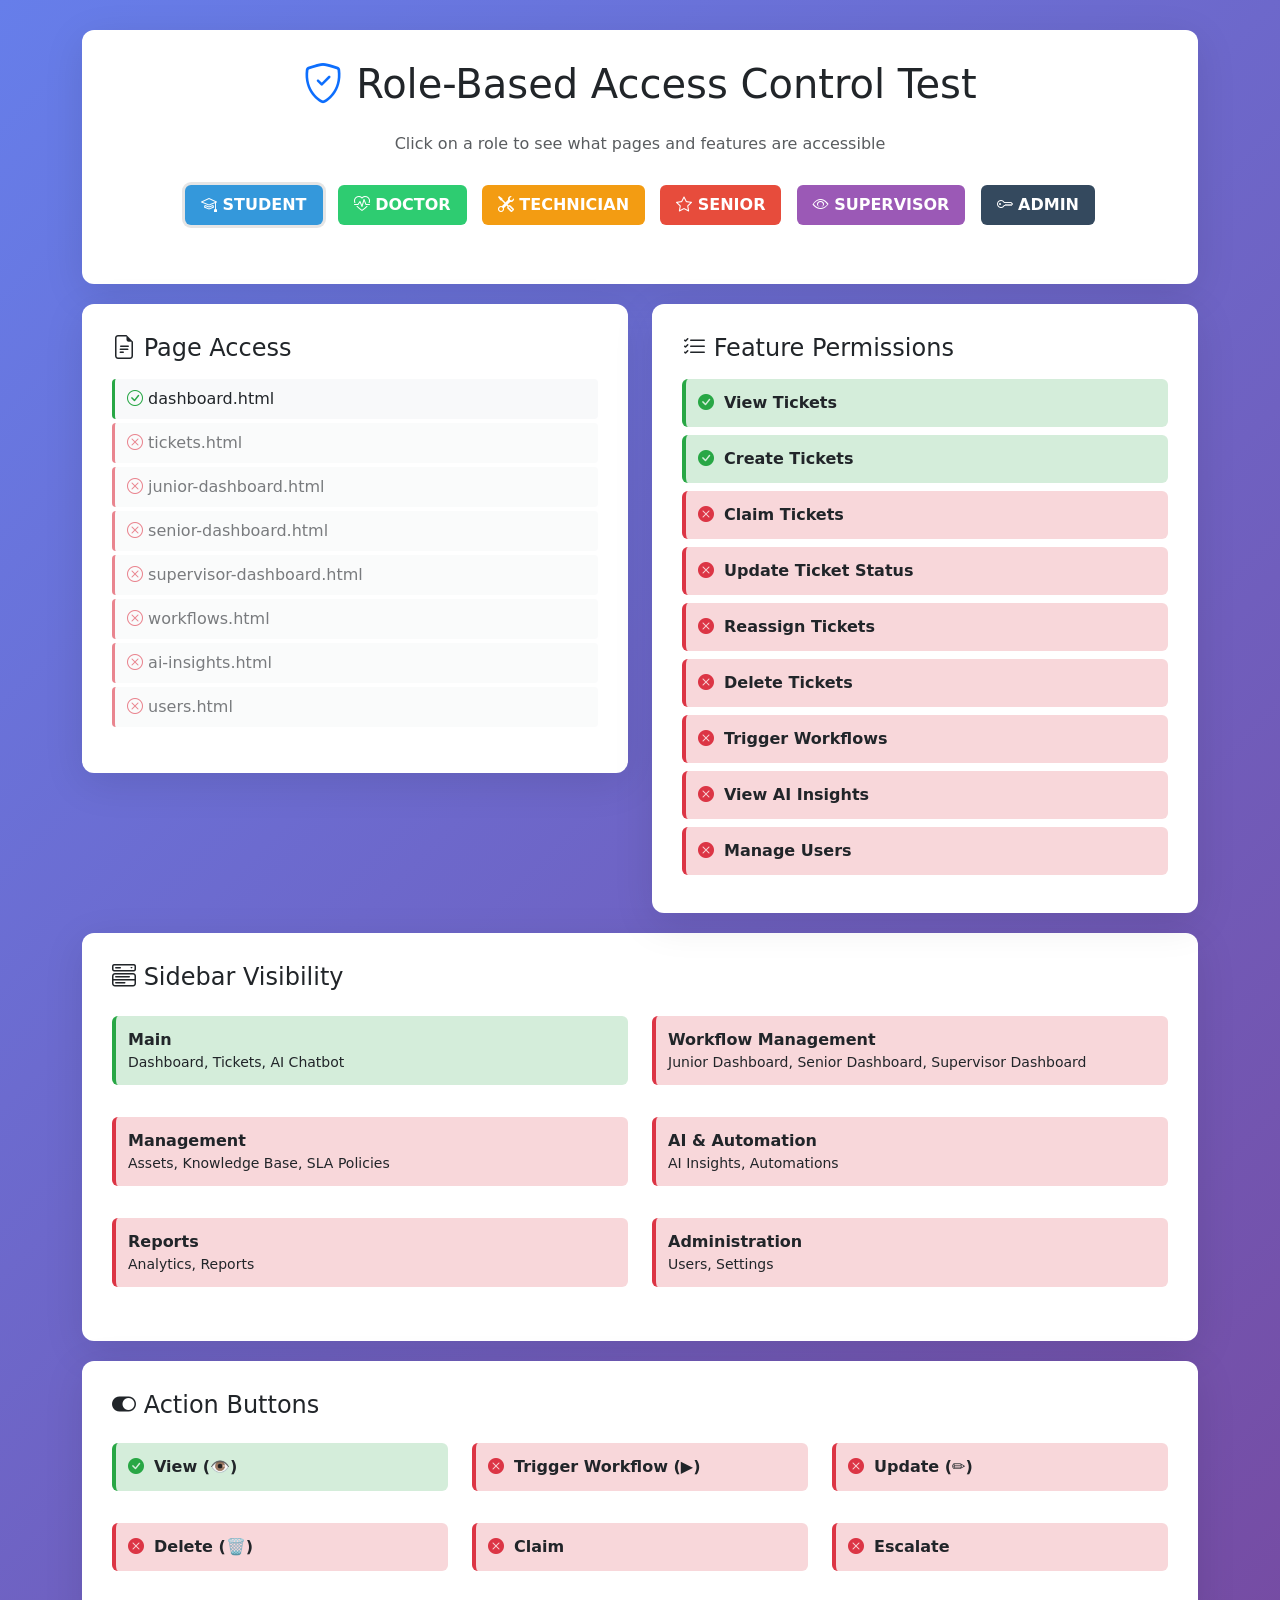
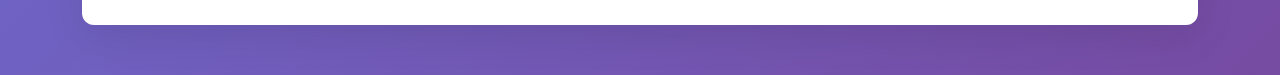
<file: role-test.html>
<!DOCTYPE html>
<html lang="en">
<head>
    <meta charset="UTF-8">
    <meta name="viewport" content="width=device-width, initial-scale=1.0">
    <title>Role-Based Access Control Test - OpsMind</title>
    <link href="https://cdn.jsdelivr.net/npm/bootstrap@5.3.2/dist/css/bootstrap.min.css" rel="stylesheet">
    <link href="https://cdn.jsdelivr.net/npm/bootstrap-icons@1.11.1/font/bootstrap-icons.css" rel="stylesheet">
    <style>
        body {
            background: linear-gradient(135deg, #667eea 0%, #764ba2 100%);
            min-height: 100vh;
            padding: 30px 0;
        }
        .test-card {
            background: white;
            border-radius: 12px;
            box-shadow: 0 10px 40px rgba(0,0,0,0.1);
            padding: 30px;
            margin-bottom: 20px;
        }
        .role-badge {
            display: inline-block;
            padding: 8px 16px;
            border-radius: 6px;
            font-weight: 600;
            margin: 5px;
            cursor: pointer;
            transition: transform 0.2s;
        }
        .role-badge:hover {
            transform: scale(1.05);
        }
        .role-badge.active {
            box-shadow: 0 0 0 3px rgba(0,0,0,0.1);
        }
        .role-student { background: #3498db; color: white; }
        .role-doctor { background: #2ecc71; color: white; }
        .role-technician { background: #f39c12; color: white; }
        .role-senior { background: #e74c3c; color: white; }
        .role-supervisor { background: #9b59b6; color: white; }
        .role-admin { background: #34495e; color: white; }
        
        .permission-item {
            padding: 12px;
            margin: 8px 0;
            border-radius: 6px;
            display: flex;
            align-items: center;
            gap: 10px;
        }
        .permission-allowed {
            background: #d4edda;
            border-left: 4px solid #28a745;
        }
        .permission-denied {
            background: #f8d7da;
            border-left: 4px solid #dc3545;
        }
        .icon-allowed { color: #28a745; }
        .icon-denied { color: #dc3545; }
        
        .page-list {
            list-style: none;
            padding: 0;
        }
        .page-list li {
            padding: 8px 12px;
            margin: 4px 0;
            border-radius: 4px;
            background: #f8f9fa;
        }
        .page-accessible {
            background: #d4edda;
            border-left: 3px solid #28a745;
        }
        .page-restricted {
            background: #f8d7da;
            border-left: 3px solid #dc3545;
            opacity: 0.6;
        }
    </style>
</head>
<body>
    <div class="container">
        <div class="test-card">
            <h1 class="text-center mb-4">
                <i class="bi bi-shield-check text-primary"></i>
                Role-Based Access Control Test
            </h1>
            <p class="text-center text-muted mb-4">
                Click on a role to see what pages and features are accessible
            </p>
            
            <div class="text-center mb-4">
                <div class="role-badge role-student" onclick="selectRole('STUDENT')">
                    <i class="bi bi-mortarboard"></i> STUDENT
                </div>
                <div class="role-badge role-doctor" onclick="selectRole('DOCTOR')">
                    <i class="bi bi-heart-pulse"></i> DOCTOR
                </div>
                <div class="role-badge role-technician" onclick="selectRole('TECHNICIAN')">
                    <i class="bi bi-tools"></i> TECHNICIAN
                </div>
                <div class="role-badge role-senior" onclick="selectRole('SENIOR')">
                    <i class="bi bi-star"></i> SENIOR
                </div>
                <div class="role-badge role-supervisor" onclick="selectRole('SUPERVISOR')">
                    <i class="bi bi-eye"></i> SUPERVISOR
                </div>
                <div class="role-badge role-admin" onclick="selectRole('ADMIN')">
                    <i class="bi bi-key"></i> ADMIN
                </div>
            </div>
        </div>

        <div id="roleDetails" style="display: none;">
            <div class="row">
                <div class="col-md-6">
                    <div class="test-card">
                        <h4 class="mb-3">
                            <i class="bi bi-file-earmark-text"></i>
                            Page Access
                        </h4>
                        <ul class="page-list" id="pageAccess"></ul>
                    </div>
                </div>
                
                <div class="col-md-6">
                    <div class="test-card">
                        <h4 class="mb-3">
                            <i class="bi bi-list-check"></i>
                            Feature Permissions
                        </h4>
                        <div id="featurePermissions"></div>
                    </div>
                </div>
            </div>

            <div class="test-card">
                <h4 class="mb-3">
                    <i class="bi bi-menu-button-wide"></i>
                    Sidebar Visibility
                </h4>
                <div id="sidebarVisibility"></div>
            </div>

            <div class="test-card">
                <h4 class="mb-3">
                    <i class="bi bi-toggle-on"></i>
                    Action Buttons
                </h4>
                <div id="actionButtons"></div>
            </div>
        </div>
    </div>

    <script>
        const roleConfig = {
            STUDENT: {
                pages: ['dashboard.html'],
                allPages: ['dashboard.html', 'tickets.html', 'junior-dashboard.html', 'senior-dashboard.html', 
                          'supervisor-dashboard.html', 'workflows.html', 'ai-insights.html', 'users.html'],
                features: [
                    { name: 'View Tickets', allowed: true },
                    { name: 'Create Tickets', allowed: true },
                    { name: 'Claim Tickets', allowed: false },
                    { name: 'Update Ticket Status', allowed: false },
                    { name: 'Reassign Tickets', allowed: false },
                    { name: 'Delete Tickets', allowed: false },
                    { name: 'Trigger Workflows', allowed: false },
                    { name: 'View AI Insights', allowed: false },
                    { name: 'Manage Users', allowed: false }
                ],
                sidebar: [
                    { section: 'Main', items: ['Dashboard', 'Tickets', 'AI Chatbot'], visible: true },
                    { section: 'Workflow Management', items: ['Junior Dashboard', 'Senior Dashboard', 'Supervisor Dashboard'], visible: false },
                    { section: 'Management', items: ['Assets', 'Knowledge Base', 'SLA Policies'], visible: false },
                    { section: 'AI & Automation', items: ['AI Insights', 'Automations'], visible: false },
                    { section: 'Reports', items: ['Analytics', 'Reports'], visible: false },
                    { section: 'Administration', items: ['Users', 'Settings'], visible: false }
                ],
                buttons: [
                    { name: 'View (👁️)', visible: true },
                    { name: 'Trigger Workflow (▶️)', visible: false },
                    { name: 'Update (✏️)', visible: false },
                    { name: 'Delete (🗑️)', visible: false },
                    { name: 'Claim', visible: false },
                    { name: 'Escalate', visible: false }
                ]
            },
            DOCTOR: {
                pages: ['dashboard.html'],
                allPages: ['dashboard.html', 'tickets.html', 'junior-dashboard.html', 'senior-dashboard.html', 
                          'supervisor-dashboard.html', 'workflows.html', 'ai-insights.html', 'users.html'],
                features: [
                    { name: 'View Tickets', allowed: true },
                    { name: 'Create Tickets', allowed: true },
                    { name: 'Claim Tickets', allowed: false },
                    { name: 'Update Ticket Status', allowed: false },
                    { name: 'Reassign Tickets', allowed: false },
                    { name: 'Delete Tickets', allowed: false },
                    { name: 'Trigger Workflows', allowed: false },
                    { name: 'View AI Insights', allowed: false },
                    { name: 'Manage Users', allowed: false }
                ],
                sidebar: [
                    { section: 'Main', items: ['Dashboard', 'Tickets', 'AI Chatbot'], visible: true },
                    { section: 'Workflow Management', items: ['Junior Dashboard', 'Senior Dashboard', 'Supervisor Dashboard'], visible: false },
                    { section: 'Management', items: ['Assets', 'Knowledge Base', 'SLA Policies'], visible: false },
                    { section: 'AI & Automation', items: ['AI Insights', 'Automations'], visible: false },
                    { section: 'Reports', items: ['Analytics', 'Reports'], visible: false },
                    { section: 'Administration', items: ['Users', 'Settings'], visible: false }
                ],
                buttons: [
                    { name: 'View (👁️)', visible: true },
                    { name: 'Trigger Workflow (▶️)', visible: false },
                    { name: 'Update (✏️)', visible: false },
                    { name: 'Delete (🗑️)', visible: false },
                    { name: 'Claim', visible: false },
                    { name: 'Escalate', visible: false }
                ]
            },
            TECHNICIAN: {
                pages: ['dashboard.html', 'tickets.html', 'junior-dashboard.html', 'workflows.html'],
                allPages: ['dashboard.html', 'tickets.html', 'junior-dashboard.html', 'senior-dashboard.html', 
                          'supervisor-dashboard.html', 'workflows.html', 'ai-insights.html', 'users.html'],
                features: [
                    { name: 'View Tickets', allowed: true },
                    { name: 'Create Tickets', allowed: true },
                    { name: 'Claim Tickets', allowed: true },
                    { name: 'Update Ticket Status', allowed: true, note: 'Own tickets only' },
                    { name: 'Reassign Tickets', allowed: false },
                    { name: 'Delete Tickets', allowed: false },
                    { name: 'Trigger Workflows', allowed: true },
                    { name: 'View AI Insights', allowed: false },
                    { name: 'Manage Users', allowed: false }
                ],
                sidebar: [
                    { section: 'Main', items: ['Dashboard', 'Tickets', 'Workflows', 'AI Chatbot'], visible: true },
                    { section: 'Workflow Management', items: ['Junior Dashboard'], visible: true },
                    { section: 'Management', items: ['Assets', 'Knowledge Base', 'SLA Policies'], visible: false },
                    { section: 'AI & Automation', items: ['AI Insights', 'Automations'], visible: false },
                    { section: 'Reports', items: ['Analytics', 'Reports'], visible: false },
                    { section: 'Administration', items: ['Users', 'Settings'], visible: false }
                ],
                buttons: [
                    { name: 'View (👁️)', visible: true },
                    { name: 'Trigger Workflow (▶️)', visible: true },
                    { name: 'Update (✏️)', visible: true, note: 'Own tickets only' },
                    { name: 'Delete (🗑️)', visible: false },
                    { name: 'Claim', visible: true, note: 'UNASSIGNED tickets only' },
                    { name: 'Escalate', visible: true, note: 'Own tickets only' }
                ]
            },
            SENIOR: {
                pages: ['dashboard.html', 'tickets.html', 'junior-dashboard.html', 'senior-dashboard.html', 
                       'workflows.html'],
                allPages: ['dashboard.html', 'tickets.html', 'junior-dashboard.html', 'senior-dashboard.html', 
                          'supervisor-dashboard.html', 'workflows.html', 'ai-insights.html', 'users.html'],
                features: [
                    { name: 'View Tickets', allowed: true },
                    { name: 'Create Tickets', allowed: true },
                    { name: 'Claim Tickets', allowed: true },
                    { name: 'Update Ticket Status', allowed: true },
                    { name: 'Reassign Tickets', allowed: true },
                    { name: 'Delete Tickets', allowed: false },
                    { name: 'Trigger Workflows', allowed: true },
                    { name: 'View AI Insights', allowed: false },
                    { name: 'Manage Users', allowed: false }
                ],
                sidebar: [
                    { section: 'Main', items: ['Dashboard', 'Tickets', 'Workflows', 'AI Chatbot'], visible: true },
                    { section: 'Workflow Management', items: ['Junior Dashboard', 'Senior Dashboard'], visible: true },
                    { section: 'Management', items: ['Assets', 'Knowledge Base', 'SLA Policies'], visible: true },
                    { section: 'AI & Automation', items: ['Automations'], visible: true },
                    { section: 'Reports', items: ['Analytics', 'Reports'], visible: true },
                    { section: 'Administration', items: ['Users', 'Settings'], visible: false }
                ],
                buttons: [
                    { name: 'View (👁️)', visible: true },
                    { name: 'Trigger Workflow (▶️)', visible: true },
                    { name: 'Update (✏️)', visible: true },
                    { name: 'Delete (🗑️)', visible: false },
                    { name: 'Claim', visible: true },
                    { name: 'Escalate', visible: true },
                    { name: 'Reassign', visible: true }
                ]
            },
            SUPERVISOR: {
                pages: ['dashboard.html', 'tickets.html', 'junior-dashboard.html', 'senior-dashboard.html', 
                       'supervisor-dashboard.html', 'workflows.html', 'ai-insights.html'],
                allPages: ['dashboard.html', 'tickets.html', 'junior-dashboard.html', 'senior-dashboard.html', 
                          'supervisor-dashboard.html', 'workflows.html', 'ai-insights.html', 'users.html'],
                features: [
                    { name: 'View Tickets', allowed: true },
                    { name: 'Create Tickets', allowed: true },
                    { name: 'Claim Tickets', allowed: true },
                    { name: 'Update Ticket Status', allowed: true },
                    { name: 'Reassign Tickets', allowed: true },
                    { name: 'Delete Tickets', allowed: false },
                    { name: 'Trigger Workflows', allowed: true },
                    { name: 'View AI Insights', allowed: true },
                    { name: 'Manage Users', allowed: false }
                ],
                sidebar: [
                    { section: 'Main', items: ['Dashboard', 'Tickets', 'Workflows', 'AI Chatbot'], visible: true },
                    { section: 'Workflow Management', items: ['Junior Dashboard', 'Senior Dashboard', 'Supervisor Dashboard'], visible: true },
                    { section: 'Management', items: ['Assets', 'Knowledge Base', 'SLA Policies'], visible: true },
                    { section: 'AI & Automation', items: ['AI Insights', 'Automations'], visible: true },
                    { section: 'Reports', items: ['Analytics', 'Reports'], visible: true },
                    { section: 'Administration', items: ['Users', 'Settings'], visible: false }
                ],
                buttons: [
                    { name: 'View (👁️)', visible: true },
                    { name: 'Trigger Workflow (▶️)', visible: true },
                    { name: 'Update (✏️)', visible: true },
                    { name: 'Delete (🗑️)', visible: false },
                    { name: 'Claim', visible: true },
                    { name: 'Escalate', visible: true },
                    { name: 'Reassign', visible: true }
                ]
            },
            ADMIN: {
                pages: ['dashboard.html', 'tickets.html', 'junior-dashboard.html', 'senior-dashboard.html', 
                       'supervisor-dashboard.html', 'workflows.html', 'ai-insights.html', 'users.html'],
                allPages: ['dashboard.html', 'tickets.html', 'junior-dashboard.html', 'senior-dashboard.html', 
                          'supervisor-dashboard.html', 'workflows.html', 'ai-insights.html', 'users.html'],
                features: [
                    { name: 'View Tickets', allowed: true },
                    { name: 'Create Tickets', allowed: true },
                    { name: 'Claim Tickets', allowed: true },
                    { name: 'Update Ticket Status', allowed: true },
                    { name: 'Reassign Tickets', allowed: true },
                    { name: 'Delete Tickets', allowed: true },
                    { name: 'Trigger Workflows', allowed: true },
                    { name: 'View AI Insights', allowed: true },
                    { name: 'Manage Users', allowed: true }
                ],
                sidebar: [
                    { section: 'All Sections', items: ['Full Access'], visible: true }
                ],
                buttons: [
                    { name: 'View (👁️)', visible: true },
                    { name: 'Trigger Workflow (▶️)', visible: true },
                    { name: 'Update (✏️)', visible: true },
                    { name: 'Delete (🗑️)', visible: true },
                    { name: 'Claim', visible: true },
                    { name: 'Escalate', visible: true },
                    { name: 'Reassign', visible: true }
                ]
            }
        };

        function selectRole(role) {
            // Update active state
            document.querySelectorAll('.role-badge').forEach(badge => {
                badge.classList.remove('active');
            });
            event.currentTarget.classList.add('active');

            // Show details
            document.getElementById('roleDetails').style.display = 'block';

            // Render page access
            renderPageAccess(role);
            renderFeaturePermissions(role);
            renderSidebarVisibility(role);
            renderActionButtons(role);

            // Smooth scroll
            setTimeout(() => {
                document.getElementById('roleDetails').scrollIntoView({ behavior: 'smooth', block: 'nearest' });
            }, 100);
        }

        function renderPageAccess(role) {
            const config = roleConfig[role];
            const container = document.getElementById('pageAccess');
            
            let html = '';
            config.allPages.forEach(page => {
                const accessible = config.pages.includes(page);
                html += `<li class="${accessible ? 'page-accessible' : 'page-restricted'}">
                    <i class="bi ${accessible ? 'bi-check-circle icon-allowed' : 'bi-x-circle icon-denied'}"></i>
                    ${page}
                </li>`;
            });
            
            container.innerHTML = html;
        }

        function renderFeaturePermissions(role) {
            const config = roleConfig[role];
            const container = document.getElementById('featurePermissions');
            
            let html = '';
            config.features.forEach(feature => {
                html += `<div class="permission-item ${feature.allowed ? 'permission-allowed' : 'permission-denied'}">
                    <i class="bi ${feature.allowed ? 'bi-check-circle-fill icon-allowed' : 'bi-x-circle-fill icon-denied'}"></i>
                    <span><strong>${feature.name}</strong>${feature.note ? ' <small class="text-muted">(' + feature.note + ')</small>' : ''}</span>
                </div>`;
            });
            
            container.innerHTML = html;
        }

        function renderSidebarVisibility(role) {
            const config = roleConfig[role];
            const container = document.getElementById('sidebarVisibility');
            
            let html = '<div class="row">';
            config.sidebar.forEach(section => {
                html += `<div class="col-md-6 mb-3">
                    <div class="permission-item ${section.visible ? 'permission-allowed' : 'permission-denied'}">
                        <div>
                            <strong>${section.section}</strong>
                            <div class="small">${section.items.join(', ')}</div>
                        </div>
                    </div>
                </div>`;
            });
            html += '</div>';
            
            container.innerHTML = html;
        }

        function renderActionButtons(role) {
            const config = roleConfig[role];
            const container = document.getElementById('actionButtons');
            
            let html = '<div class="row">';
            config.buttons.forEach(button => {
                html += `<div class="col-md-4 mb-3">
                    <div class="permission-item ${button.visible ? 'permission-allowed' : 'permission-denied'}">
                        <i class="bi ${button.visible ? 'bi-check-circle-fill icon-allowed' : 'bi-x-circle-fill icon-denied'}"></i>
                        <span><strong>${button.name}</strong>${button.note ? '<br><small class="text-muted">' + button.note + '</small>' : ''}</span>
                    </div>
                </div>`;
            });
            html += '</div>';
            
            container.innerHTML = html;
        }

        // Auto-select ADMIN on load to show example
        window.addEventListener('load', () => {
            setTimeout(() => {
                document.querySelector('.role-student').click();
            }, 500);
        });
    </script>
</body>
</html>
</file>
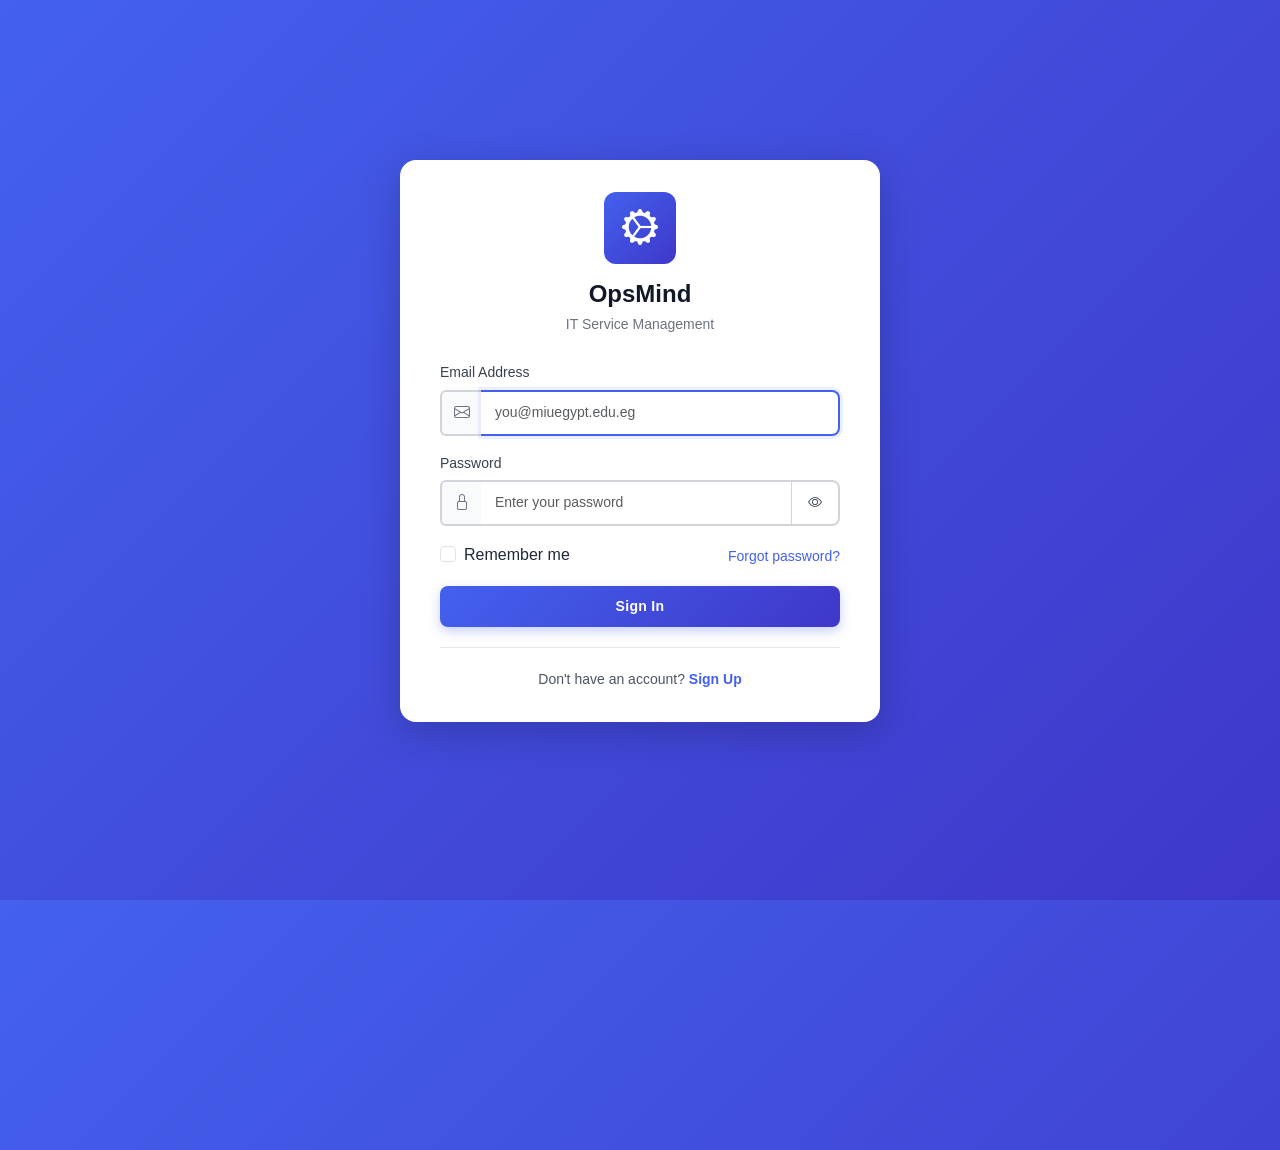
<file: senior-dashboard.html>
<!DOCTYPE html>
<html lang="en">
<head>
    <meta charset="UTF-8">
    <meta name="viewport" content="width=device-width, initial-scale=1.0">
    <meta name="description" content="OpsMind Senior Technician Dashboard - IT Service Management">
    <title>Senior Technician Dashboard - OpsMind</title>
    
    <!-- Bootstrap 5 CSS -->
    <link href="https://cdn.jsdelivr.net/npm/bootstrap@5.3.2/dist/css/bootstrap.min.css" rel="stylesheet">
    <!-- Bootstrap Icons -->
    <link href="https://cdn.jsdelivr.net/npm/bootstrap-icons@1.11.1/font/bootstrap-icons.css" rel="stylesheet">
    <!-- Custom CSS -->
    <link href="/assets/css/main.css" rel="stylesheet">

    <!-- Runtime config (must be before any app/service scripts) -->
    <script src="/assets/js/config.js"></script>
</head>
<body class="app-body">
    <!-- Navigation (loaded dynamically) -->
    <nav class="navbar-main" id="navbar-container"></nav>

    <div class="app-wrapper">
        <!-- Sidebar (loaded dynamically) -->
        <div id="sidebar-container"></div>

        <!-- Main Content -->
        <main class="main-content">
            <!-- Page Header -->
            <div class="page-header">
                <div class="page-header-content">
                    <h1 class="page-title">Senior Technician Dashboard</h1>
                    <p class="page-subtitle">Team Lead - Manage team tickets and workflows</p>
                </div>
                <div class="page-header-actions">
                    <button class="btn btn-outline-secondary me-2" id="refreshDashboard">
                        <i class="bi bi-arrow-clockwise me-1"></i> Refresh
                    </button>
                </div>
            </div>

            <!-- Page Content -->
            <div class="page-content">
                <!-- Stats Cards -->
                <div class="row g-3 mb-4">
                    <div class="col-md-2-4">
                        <div class="stat-card-mini">
                            <div class="stat-icon bg-primary">
                                <i class="bi bi-people"></i>
                            </div>
                            <div class="stat-info">
                                <div class="stat-label">Total Team Tickets</div>
                                <div class="stat-value" id="totalTeamTicketsCount">0</div>
                            </div>
                        </div>
                    </div>
                    <div class="col-md-2-4">
                        <div class="stat-card-mini">
                            <div class="stat-icon bg-purple">
                                <i class="bi bi-person-badge"></i>
                            </div>
                            <div class="stat-info">
                                <div class="stat-label">My Tickets</div>
                                <div class="stat-value" id="myTicketsCount">0</div>
                            </div>
                        </div>
                    </div>
                    <div class="col-md-2-4">
                        <div class="stat-card-mini">
                            <div class="stat-icon bg-danger">
                                <i class="bi bi-arrow-up-circle"></i>
                            </div>
                            <div class="stat-info">
                                <div class="stat-label">Escalated</div>
                                <div class="stat-value" id="escalatedCount">0</div>
                            </div>
                        </div>
                    </div>
                    <div class="col-md-2-4">
                        <div class="stat-card-mini">
                            <div class="stat-icon bg-warning">
                                <i class="bi bi-clipboard-check"></i>
                            </div>
                            <div class="stat-info">
                                <div class="stat-label">Pending Review</div>
                                <div class="stat-value" id="pendingReviewCount">0</div>
                            </div>
                        </div>
                    </div>
                    <div class="col-md-2-4">
                        <div class="stat-card-mini">
                            <div class="stat-icon bg-success">
                                <i class="bi bi-inbox"></i>
                            </div>
                            <div class="stat-info">
                                <div class="stat-label">Unassigned</div>
                                <div class="stat-value" id="unassignedCount">0</div>
                            </div>
                        </div>
                    </div>
                </div>

                <!-- Tabs -->
                <div class="card">
                    <div class="card-header">
                        <ul class="nav nav-tabs card-header-tabs" id="dashboardTabs" role="tablist">
                            <li class="nav-item">
                                <button class="nav-link active" id="team-overview-tab" data-bs-toggle="tab" 
                                        data-bs-target="#team-overview-pane" type="button" role="tab">
                                    <i class="bi bi-people me-1"></i> Team Overview
                                </button>
                            </li>
                            <li class="nav-item">
                                <button class="nav-link" id="escalated-tab" data-bs-toggle="tab" 
                                        data-bs-target="#escalated-pane" type="button" role="tab">
                                    <i class="bi bi-exclamation-triangle me-1"></i> Escalated
                                    <span class="badge bg-danger ms-2" id="escalatedBadge">0</span>
                                </button>
                            </li>
                            <li class="nav-item">
                                <button class="nav-link" id="pending-review-tab" data-bs-toggle="tab" 
                                        data-bs-target="#pending-review-pane" type="button" role="tab">
                                    <i class="bi bi-clipboard-check me-1"></i> Pending Review
                                    <span class="badge bg-warning text-dark ms-2" id="pendingReviewBadge">0</span>
                                </button>
                            </li>
                            <li class="nav-item">
                                <button class="nav-link" id="my-tickets-tab" data-bs-toggle="tab" 
                                        data-bs-target="#my-tickets-pane" type="button" role="tab">
                                    <i class="bi bi-person-badge me-1"></i> My Tickets
                                    <span class="badge bg-primary ms-2" id="myTicketsBadge">0</span>
                                </button>
                            </li>
                        </ul>
                    </div>
                    <div class="card-body">
                        <div class="tab-content" id="dashboardTabsContent">
                            <!-- Team Overview Tab -->
                            <div class="tab-pane fade show active" id="team-overview-pane" role="tabpanel">
                                <!-- Team Workload -->
                                <div class="card mb-4">
                                    <div class="card-header">
                                        <h5 class="card-title mb-0">Team Workload Distribution</h5>
                                    </div>
                                    <div class="card-body">
                                        <div id="workloadDistribution"></div>
                                    </div>
                                </div>
                                
                                <!-- All Team Tickets -->
                                <div class="card">
                                    <div class="card-header d-flex justify-content-between align-items-center">
                                        <h5 class="card-title mb-0">All Team Tickets</h5>
                                        <div class="btn-group btn-group-sm" role="group">
                                            <input type="radio" class="btn-check" name="teamFilter" id="filterAll" value="all" checked>
                                            <label class="btn btn-outline-primary" for="filterAll">All</label>
                                            
                                            <input type="radio" class="btn-check" name="teamFilter" id="filterUnassigned" value="unassigned">
                                            <label class="btn btn-outline-primary" for="filterUnassigned">Unassigned</label>
                                            
                                            <input type="radio" class="btn-check" name="teamFilter" id="filterActive" value="active">
                                            <label class="btn btn-outline-primary" for="filterActive">Active</label>
                                        </div>
                                    </div>
                                    <div class="card-body">
                                        <div id="teamTicketsLoading" class="text-center py-5">
                                            <div class="spinner-border text-primary" role="status"></div>
                                        </div>
                                        <div id="teamTicketsEmpty" class="text-center py-5" style="display: none;">
                                            <i class="bi bi-inbox text-muted" style="font-size: 3rem;"></i>
                                            <p class="mt-3 text-muted">No team tickets found.</p>
                                        </div>
                                        <div id="teamTicketsList"></div>
                                    </div>
                                </div>
                            </div>

                            <!-- Escalated Tickets Tab -->
                            <div class="tab-pane fade" id="escalated-pane" role="tabpanel">
                                <div id="escalatedLoading" class="text-center py-5">
                                    <div class="spinner-border text-danger" role="status"></div>
                                </div>
                                <div id="escalatedEmpty" class="text-center py-5" style="display: none;">
                                    <i class="bi bi-check-circle text-muted" style="font-size: 3rem;"></i>
                                    <p class="mt-3 text-muted">No escalated tickets at the moment.</p>
                                </div>
                                <div id="escalatedList"></div>
                            </div>

                            <!-- Pending Review Tab -->
                            <div class="tab-pane fade" id="pending-review-pane" role="tabpanel">
                                <div id="pendingReviewLoading" class="text-center py-5">
                                    <div class="spinner-border text-warning" role="status"></div>
                                </div>
                                <div id="pendingReviewEmpty" class="text-center py-5" style="display: none;">
                                    <i class="bi bi-check-circle text-muted" style="font-size: 3rem;"></i>
                                    <p class="mt-3 text-muted">No tickets pending review.</p>
                                </div>
                                <div id="pendingReviewList"></div>
                            </div>

                            <!-- My Tickets Tab -->
                            <div class="tab-pane fade" id="my-tickets-pane" role="tabpanel">
                                <div id="myTicketsLoading" class="text-center py-5">
                                    <div class="spinner-border text-primary" role="status"></div>
                                </div>
                                <div id="myTicketsEmpty" class="text-center py-5" style="display: none;">
                                    <i class="bi bi-inbox text-muted" style="font-size: 3rem;"></i>
                                    <p class="mt-3 text-muted">No tickets assigned to you.</p>
                                </div>
                                <div id="myTicketsList"></div>
                            </div>
                        </div>
                    </div>
                </div>
            </div>
        </main>
    </div>

    <!-- Reassign Modal -->
    <div class="modal fade" id="reassignModal" tabindex="-1">
        <div class="modal-dialog">
            <div class="modal-content">
                <div class="modal-header">
                    <h5 class="modal-title">Reassign Ticket</h5>
                    <button type="button" class="btn-close" data-bs-dismiss="modal"></button>
                </div>
                <div class="modal-body">
                    <input type="hidden" id="reassignTicketId">
                    <div class="mb-3">
                        <label for="reassignTechnician" class="form-label">Select Technician</label>
                        <select class="form-select" id="reassignTechnician">
                            <option value="">Choose technician...</option>
                        </select>
                    </div>
                    <div class="mb-3">
                        <label for="reassignReason" class="form-label">Reason for Reassignment</label>
                        <textarea class="form-control" id="reassignReason" rows="3" required></textarea>
                    </div>
                </div>
                <div class="modal-footer">
                    <button type="button" class="btn btn-secondary" data-bs-dismiss="modal">Cancel</button>
                    <button type="button" class="btn btn-primary" id="confirmReassign">Reassign Ticket</button>
                </div>
            </div>
        </div>
    </div>

    <!-- Toast Container -->
    <div id="toastContainer" class="toast-container position-fixed bottom-0 end-0 p-3"></div>

    <!-- Bootstrap Bundle with Popper -->
    <script src="https://cdn.jsdelivr.net/npm/bootstrap@5.3.2/dist/js/bootstrap.bundle.min.js"></script>
    
    <!-- App Scripts (ES6 Modules) -->
    <script type="module" src="/assets/js/app.js"></script>
    <script type="module" src="/assets/js/pages/senior-dashboard.js"></script>
</body>
</html>
</file>
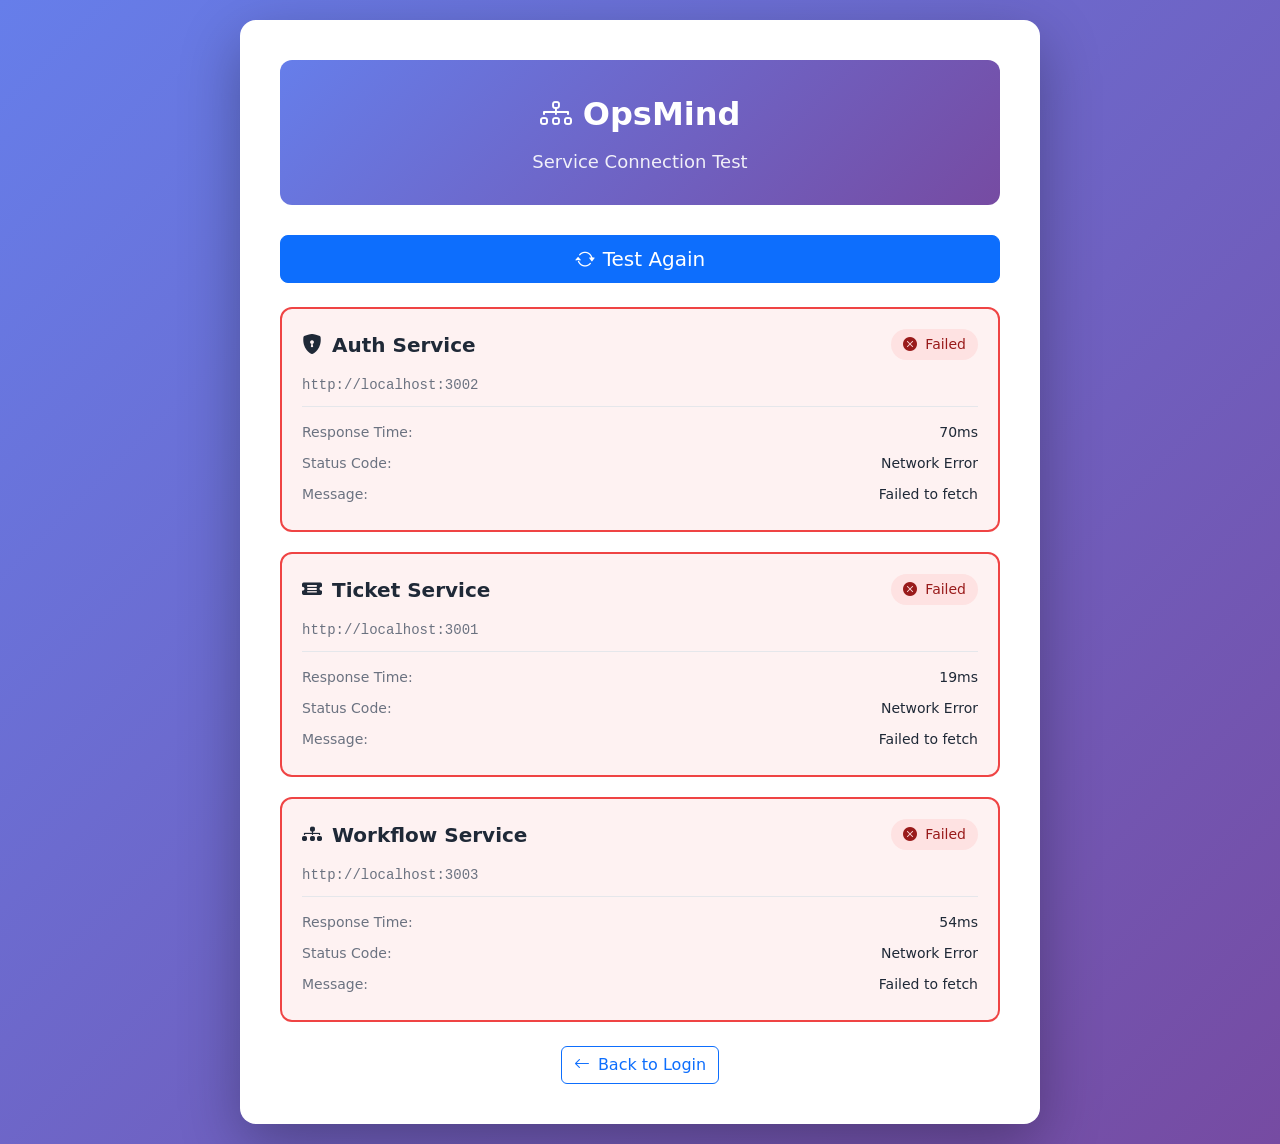
<file: test-connection.html>
<!DOCTYPE html>
<html lang="en">
<head>
    <meta charset="UTF-8">
    <meta name="viewport" content="width=device-width, initial-scale=1.0">
    <title>OpsMind - Service Connection Test</title>
    
    <!-- Bootstrap 5 CSS -->
    <link href="https://cdn.jsdelivr.net/npm/bootstrap@5.3.2/dist/css/bootstrap.min.css" rel="stylesheet">
    <!-- Bootstrap Icons -->
    <link href="https://cdn.jsdelivr.net/npm/bootstrap-icons@1.11.1/font/bootstrap-icons.css" rel="stylesheet">
    
    <!-- Runtime config -->
    <script src="/assets/js/config.js"></script>
    
    <style>
        body {
            background: linear-gradient(135deg, #667eea 0%, #764ba2 100%);
            min-height: 100vh;
            display: flex;
            align-items: center;
            justify-content: center;
            padding: 20px;
        }
        
        .test-container {
            background: white;
            border-radius: 16px;
            box-shadow: 0 20px 60px rgba(0, 0, 0, 0.3);
            padding: 40px;
            max-width: 800px;
            width: 100%;
        }
        
        .service-card {
            border: 2px solid #e5e7eb;
            border-radius: 12px;
            padding: 20px;
            margin-bottom: 20px;
            transition: all 0.3s ease;
        }
        
        .service-card.testing {
            border-color: #3b82f6;
            background-color: #eff6ff;
        }
        
        .service-card.success {
            border-color: #10b981;
            background-color: #ecfdf5;
        }
        
        .service-card.error {
            border-color: #ef4444;
            background-color: #fef2f2;
        }
        
        .service-header {
            display: flex;
            align-items: center;
            justify-content: space-between;
            margin-bottom: 15px;
        }
        
        .service-title {
            font-size: 1.25rem;
            font-weight: 600;
            color: #1f2937;
            display: flex;
            align-items: center;
            gap: 10px;
        }
        
        .service-url {
            font-family: 'Courier New', monospace;
            font-size: 0.875rem;
            color: #6b7280;
            margin-bottom: 10px;
        }
        
        .service-status {
            font-size: 0.875rem;
            padding: 5px 12px;
            border-radius: 20px;
            font-weight: 500;
        }
        
        .service-status.testing {
            background-color: #dbeafe;
            color: #1e40af;
        }
        
        .service-status.success {
            background-color: #d1fae5;
            color: #065f46;
        }
        
        .service-status.error {
            background-color: #fee2e2;
            color: #991b1b;
        }
        
        .service-details {
            margin-top: 10px;
            padding-top: 10px;
            border-top: 1px solid #e5e7eb;
        }
        
        .detail-row {
            display: flex;
            justify-content: space-between;
            padding: 5px 0;
            font-size: 0.875rem;
        }
        
        .detail-label {
            color: #6b7280;
        }
        
        .detail-value {
            color: #1f2937;
            font-weight: 500;
        }
        
        .spinner-border-sm {
            width: 1rem;
            height: 1rem;
            border-width: 0.15em;
        }
        
        .summary-card {
            background: linear-gradient(135deg, #667eea 0%, #764ba2 100%);
            color: white;
            padding: 30px;
            border-radius: 12px;
            text-align: center;
            margin-bottom: 30px;
        }
        
        .summary-title {
            font-size: 2rem;
            font-weight: 700;
            margin-bottom: 10px;
        }
        
        .summary-subtitle {
            font-size: 1.125rem;
            opacity: 0.9;
        }
    </style>
</head>
<body>
    <div class="test-container">
        <div class="summary-card">
            <div class="summary-title">
                <i class="bi bi-diagram-3"></i> OpsMind
            </div>
            <div class="summary-subtitle">Service Connection Test</div>
        </div>
        
        <div class="mb-4">
            <button id="testAllBtn" class="btn btn-primary w-100 btn-lg">
                <i class="bi bi-arrow-repeat me-2"></i>Test All Services
            </button>
        </div>
        
        <!-- Auth Service -->
        <div id="authCard" class="service-card">
            <div class="service-header">
                <div class="service-title">
                    <i class="bi bi-shield-lock-fill"></i>
                    Auth Service
                </div>
                <span id="authStatus" class="service-status">Not Tested</span>
            </div>
            <div class="service-url" id="authUrl">-</div>
            <div id="authDetails" class="service-details" style="display: none;">
                <div class="detail-row">
                    <span class="detail-label">Response Time:</span>
                    <span class="detail-value" id="authTime">-</span>
                </div>
                <div class="detail-row">
                    <span class="detail-label">Status Code:</span>
                    <span class="detail-value" id="authCode">-</span>
                </div>
                <div class="detail-row">
                    <span class="detail-label">Message:</span>
                    <span class="detail-value" id="authMessage">-</span>
                </div>
            </div>
        </div>
        
        <!-- Ticket Service -->
        <div id="ticketCard" class="service-card">
            <div class="service-header">
                <div class="service-title">
                    <i class="bi bi-ticket-detailed-fill"></i>
                    Ticket Service
                </div>
                <span id="ticketStatus" class="service-status">Not Tested</span>
            </div>
            <div class="service-url" id="ticketUrl">-</div>
            <div id="ticketDetails" class="service-details" style="display: none;">
                <div class="detail-row">
                    <span class="detail-label">Response Time:</span>
                    <span class="detail-value" id="ticketTime">-</span>
                </div>
                <div class="detail-row">
                    <span class="detail-label">Status Code:</span>
                    <span class="detail-value" id="ticketCode">-</span>
                </div>
                <div class="detail-row">
                    <span class="detail-label">Message:</span>
                    <span class="detail-value" id="ticketMessage">-</span>
                </div>
            </div>
        </div>
        
        <!-- Workflow Service -->
        <div id="workflowCard" class="service-card">
            <div class="service-header">
                <div class="service-title">
                    <i class="bi bi-diagram-3-fill"></i>
                    Workflow Service
                </div>
                <span id="workflowStatus" class="service-status">Not Tested</span>
            </div>
            <div class="service-url" id="workflowUrl">-</div>
            <div id="workflowDetails" class="service-details" style="display: none;">
                <div class="detail-row">
                    <span class="detail-label">Response Time:</span>
                    <span class="detail-value" id="workflowTime">-</span>
                </div>
                <div class="detail-row">
                    <span class="detail-label">Status Code:</span>
                    <span class="detail-value" id="workflowCode">-</span>
                </div>
                <div class="detail-row">
                    <span class="detail-label">Message:</span>
                    <span class="detail-value" id="workflowMessage">-</span>
                </div>
            </div>
        </div>
        
        <div class="mt-4 text-center">
            <a href="/index.html" class="btn btn-outline-primary">
                <i class="bi bi-arrow-left me-2"></i>Back to Login
            </a>
        </div>
    </div>
    
    <script>
        // Display configured URLs
        document.getElementById('authUrl').textContent = window.OPSMIND_API_URL;
        document.getElementById('ticketUrl').textContent = window.OPSMIND_TICKET_URL || window.OPSMIND_API_URL;
        document.getElementById('workflowUrl').textContent = window.OPSMIND_WORKFLOW_API_URL;
        
        async function testService(name, url, endpoint = '') {
            const startTime = Date.now();
            const card = document.getElementById(`${name}Card`);
            const status = document.getElementById(`${name}Status`);
            const details = document.getElementById(`${name}Details`);
            const timeEl = document.getElementById(`${name}Time`);
            const codeEl = document.getElementById(`${name}Code`);
            const messageEl = document.getElementById(`${name}Message`);
            
            // Set testing state
            card.className = 'service-card testing';
            status.className = 'service-status testing';
            status.innerHTML = '<span class="spinner-border spinner-border-sm me-2"></span>Testing...';
            details.style.display = 'none';
            
            try {
                const testUrl = `${url}${endpoint}`;
                const response = await fetch(testUrl, {
                    method: 'GET',
                    headers: {
                        'Content-Type': 'application/json'
                    }
                });
                
                const endTime = Date.now();
                const responseTime = endTime - startTime;
                
                // Try to parse response
                let message = 'Connected';
                try {
                    const data = await response.json();
                    message = data.message || data.error || JSON.stringify(data).substring(0, 100);
                } catch (e) {
                    message = 'Service responded';
                }
                
                // Update UI
                timeEl.textContent = `${responseTime}ms`;
                codeEl.textContent = response.status;
                messageEl.textContent = message;
                details.style.display = 'block';
                
                if (response.ok || response.status === 404) {
                    // 404 is OK - means service is running, just endpoint doesn't exist
                    card.className = 'service-card success';
                    status.className = 'service-status success';
                    status.innerHTML = '<i class="bi bi-check-circle-fill me-2"></i>Connected';
                } else {
                    card.className = 'service-card error';
                    status.className = 'service-status error';
                    status.innerHTML = '<i class="bi bi-x-circle-fill me-2"></i>Error';
                }
                
                return true;
            } catch (error) {
                const endTime = Date.now();
                const responseTime = endTime - startTime;
                
                // Update UI with error
                timeEl.textContent = `${responseTime}ms`;
                codeEl.textContent = 'Network Error';
                messageEl.textContent = error.message || 'Cannot connect to service';
                details.style.display = 'block';
                
                card.className = 'service-card error';
                status.className = 'service-status error';
                status.innerHTML = '<i class="bi bi-x-circle-fill me-2"></i>Failed';
                
                return false;
            }
        }
        
        async function testAllServices() {
            const btn = document.getElementById('testAllBtn');
            btn.disabled = true;
            btn.innerHTML = '<span class="spinner-border spinner-border-sm me-2"></span>Testing...';
            
            // Test each service
            await testService('auth', window.OPSMIND_API_URL, '/api/auth/health');
            await testService('ticket', window.OPSMIND_TICKET_URL || window.OPSMIND_API_URL, '/api/tickets');
            await testService('workflow', window.OPSMIND_WORKFLOW_API_URL, '/api/workflow/metrics');
            
            btn.disabled = false;
            btn.innerHTML = '<i class="bi bi-arrow-repeat me-2"></i>Test Again';
        }
        
        // Test on load
        document.addEventListener('DOMContentLoaded', () => {
            testAllServices();
        });
        
        // Test button click
        document.getElementById('testAllBtn').addEventListener('click', testAllServices);
    </script>
</body>
</html>
</file>
<file: assets/css/main.css>
/**
 * OpsMind - IT Service Management System
 * Main Stylesheet
 * 
 * Design System:
 * - Primary: #4361ee (Professional Blue)
 * - Secondary: #3f37c9 (Deep Blue)
 * - Success: #10b981 (Green)
 * - Warning: #f59e0b (Amber)
 * - Danger: #ef4444 (Red)
 * - Info: #06b6d4 (Cyan)
 */

/* ====================================
   CSS Custom Properties (Variables)
   ==================================== */
:root {
    /* Brand Colors */
    --color-primary: #4361ee;
    --color-primary-hover: #3651d4;
    --color-primary-light: #eef2ff;
    --color-secondary: #3f37c9;
    
    /* Status Colors */
    --color-success: #10b981;
    --color-success-light: #d1fae5;
    --color-warning: #f59e0b;
    --color-warning-light: #fef3c7;
    --color-danger: #ef4444;
    --color-danger-light: #fee2e2;
    --color-info: #06b6d4;
    --color-info-light: #cffafe;
    
    /* Neutral Colors */
    --color-gray-50: #f9fafb;
    --color-gray-100: #f3f4f6;
    --color-gray-200: #e5e7eb;
    --color-gray-300: #d1d5db;
    --color-gray-400: #9ca3af;
    --color-gray-500: #6b7280;
    --color-gray-600: #4b5563;
    --color-gray-700: #374151;
    --color-gray-800: #1f2937;
    --color-gray-900: #111827;
    
    /* Layout */
    --sidebar-width: 260px;
    --sidebar-collapsed-width: 70px;
    --navbar-height: 60px;
    --content-padding: 24px;
    
    /* Typography */
    --font-family: 'Inter', -apple-system, BlinkMacSystemFont, 'Segoe UI', Roboto, Oxygen, Ubuntu, sans-serif;
    --font-size-xs: 0.75rem;
    --font-size-sm: 0.875rem;
    --font-size-base: 1rem;
    --font-size-lg: 1.125rem;
    --font-size-xl: 1.25rem;
    --font-size-2xl: 1.5rem;
    --font-size-3xl: 1.875rem;
    
    /* Shadows */
    --shadow-sm: 0 1px 2px 0 rgb(0 0 0 / 0.05);
    --shadow: 0 1px 3px 0 rgb(0 0 0 / 0.1), 0 1px 2px -1px rgb(0 0 0 / 0.1);
    --shadow-md: 0 4px 6px -1px rgb(0 0 0 / 0.1), 0 2px 4px -2px rgb(0 0 0 / 0.1);
    --shadow-lg: 0 10px 15px -3px rgb(0 0 0 / 0.1), 0 4px 6px -4px rgb(0 0 0 / 0.1);
    
    /* Border Radius */
    --radius-sm: 0.25rem;
    --radius: 0.5rem;
    --radius-lg: 0.75rem;
    --radius-xl: 1rem;
    
    /* Transitions */
    --transition-fast: 150ms ease;
    --transition-base: 200ms ease;
    --transition-slow: 300ms ease;
}

/* ====================================
   Base Styles
   ==================================== */
* {
    box-sizing: border-box;
}

html {
    height: 100%;
}

body {
    font-family: var(--font-family);
    font-size: var(--font-size-base);
    line-height: 1.6;
    color: var(--color-gray-800);
    background-color: var(--color-gray-100);
    margin: 0;
    padding: 0;
    min-height: 100%;
    -webkit-font-smoothing: antialiased;
    -moz-osx-font-smoothing: grayscale;
}

/* ====================================
   Login Page Styles
   ==================================== */
.login-page {
    min-height: 100vh;
    display: flex;
    align-items: center;
    justify-content: center;
    background: linear-gradient(135deg, var(--color-primary) 0%, var(--color-secondary) 100%);
    padding: 20px;
    perspective: 1000px;
}

.login-container {
    width: 100%;
    max-width: 480px;
    perspective: 1000px;
}

/* Card Wrapper for Flip Effect */
.login-card-wrapper {
    position: relative;
    width: 100%;
    min-height: 580px;
    transition: transform 0.8s;
    transform-style: preserve-3d;
}

.login-card-wrapper.flipped {
    transform: rotateY(180deg);
}

/* Individual Cards */
.login-card {
    position: absolute;
    width: 100%;
    min-height: 580px;
    background: white;
    border-radius: var(--radius-xl);
    box-shadow: 0 10px 40px rgba(0, 0, 0, 0.2);
    padding: 32px 40px;
    backface-visibility: hidden;
    -webkit-backface-visibility: hidden;
    overflow: visible;
}

.login-card-front {
    z-index: 2;
    transform: rotateY(0deg);
    min-height: 500px;
}

.login-card-back {
    transform: rotateY(180deg);
    min-height: 580px;
}

.login-header {
    text-align: center;
    margin-bottom: 24px;
}

.login-logo {
    width: 72px;
    height: 72px;
    background: linear-gradient(135deg, var(--color-primary) 0%, var(--color-secondary) 100%);
    border-radius: var(--radius-lg);
    display: flex;
    align-items: center;
    justify-content: center;
    margin: 0 auto 16px;
    transition: transform var(--transition-base);
}

.login-logo:hover {
    transform: scale(1.05) rotate(5deg);
}

.login-logo i {
    font-size: 36px;
    color: white;
}

.login-title {
    font-size: var(--font-size-2xl);
    font-weight: 700;
    color: var(--color-gray-900);
    margin: 0 0 4px 0;
}

.login-subtitle {
    font-size: var(--font-size-sm);
    color: var(--color-gray-500);
    margin: 0;
}

.login-footer {
    text-align: center;
    margin-top: 20px;
    padding-top: 20px;
    border-top: 1px solid var(--color-gray-200);
}

.login-footer p {
    font-size: var(--font-size-sm);
    color: var(--color-gray-600);
    margin: 0;
}

.signup-link {
    color: var(--color-primary);
    text-decoration: none;
    font-weight: 600;
    transition: all var(--transition-fast);
}

.signup-link:hover {
    color: var(--color-primary-hover);
    text-decoration: underline;
}

.forgot-password-link {
    font-size: var(--font-size-sm);
    color: var(--color-primary);
    text-decoration: none;
    transition: all var(--transition-fast);
}

.forgot-password-link:hover {
    color: var(--color-primary-hover);
    text-decoration: underline;
}

/* Account Type Selector */
.account-type-selector {
    display: flex;
    gap: 12px;
    margin-bottom: 8px;
}

.account-type-option {
    flex: 1;
    margin: 0 !important;
}

.account-type-option .form-check-input {
    display: none;
}

.account-type-option .form-check-label {
    display: flex;
    flex-direction: column;
    align-items: center;
    justify-content: center;
    padding: 16px 12px;
    border: 2px solid var(--color-gray-300);
    border-radius: var(--radius-lg);
    cursor: pointer;
    transition: all var(--transition-base);
    background: white;
    font-weight: 500;
    color: var(--color-gray-700);
    text-align: center;
}

.account-type-option .form-check-label i {
    font-size: 32px;
    margin-bottom: 6px;
    display: block;
}

.account-type-option .form-check-input:checked + .form-check-label {
    border-color: var(--color-primary);
    background: linear-gradient(135deg, var(--color-primary-light) 0%, rgba(67, 97, 238, 0.1) 100%);
    color: var(--color-primary);
    transform: translateY(-2px);
    box-shadow: 0 4px 12px rgba(67, 97, 238, 0.2);
}

.account-type-option .form-check-label:hover {
    border-color: var(--color-primary);
    transform: translateY(-1px);
}

/* Doctor Icon Color */
.account-type-option .form-check-input:checked + .form-check-label i {
    color: var(--color-primary);
}

/* Login Form Enhancements */
.btn-login {
    padding: 12px 24px;
    font-weight: 600;
}

.btn-login .btn-loader {
    display: inline-flex;
    align-items: center;
}

/* Form Control Enhancements for Login/Signup */
.login-card .form-control,
.login-card .form-select {
    padding: 9px 14px;
    border: 2px solid var(--color-gray-300);
    transition: all var(--transition-base);
}

.login-card .form-control:focus,
.login-card .form-select:focus {
    border-color: var(--color-primary);
    box-shadow: 0 0 0 3px rgba(67, 97, 238, 0.1);
}

.login-card .input-group-text {
    background: var(--color-gray-50);
    border: 2px solid var(--color-gray-300);
    border-right: none;
    padding: 9px 12px;
}

.login-card .input-group .form-control {
    border-left: none;
}

.login-card .input-group .btn {
    border: 2px solid var(--color-gray-300);
    border-left: none;
}

/* Compact form spacing */
.login-card .mb-3 {
    margin-bottom: 0.875rem !important;
}

.login-card .mb-4 {
    margin-bottom: 1rem !important;
}

.login-card .form-label {
    margin-bottom: 0.375rem;
    font-size: 0.875rem;
    font-weight: 500;
}

/* OTP Input Styling */
.otp-input {
    font-size: 1.5rem;
    font-weight: 600;
    letter-spacing: 0.5em;
    padding: 0.75rem;
}

.otp-input:focus {
    border-color: var(--color-primary);
    box-shadow: 0 0 0 4px rgba(67, 97, 238, 0.15);
}

/* OTP Modal */
#otpModal .modal-content {
    border-radius: var(--radius-xl);
}

#otpModal .modal-header {
    background: linear-gradient(135deg, var(--color-primary-light) 0%, rgba(67, 97, 238, 0.1) 100%);
    border-bottom: 1px solid var(--color-gray-200);
}

#otpModal .modal-title {
    color: var(--color-primary);
    font-weight: 600;
}

/* Responsive adjustments for login cards */
@media (max-width: 576px) {
    .login-card {
        padding: 30px 24px;
    }
    
    .login-container {
        max-width: 100%;
    }
    
    .account-type-option .form-check-label {
        padding: 12px 8px;
        font-size: var(--font-size-sm);
    }
    
    .account-type-option .form-check-label i {
        font-size: 24px;
        margin-bottom: 4px;
    }
}

/* ====================================
   App Layout
   ==================================== */
.app-body {
    overflow-x: hidden;
}

.app-wrapper {
    display: flex;
    min-height: calc(100vh - var(--navbar-height));
    padding-top: var(--navbar-height);
}

/* ====================================
   Navbar Styles
   ==================================== */
.navbar-main {
    position: fixed;
    top: 0;
    left: 0;
    right: 0;
    height: var(--navbar-height);
    background: white;
    border-bottom: 1px solid var(--color-gray-200);
    z-index: 1030;
    display: flex;
    align-items: center;
    padding: 0 16px;
}

.navbar-brand {
    display: flex;
    align-items: center;
    gap: 12px;
    text-decoration: none;
    color: var(--color-gray-900);
    font-weight: 700;
    font-size: var(--font-size-lg);
}

.navbar-brand-icon {
    width: 36px;
    height: 36px;
    background: linear-gradient(135deg, var(--color-primary) 0%, var(--color-secondary) 100%);
    border-radius: var(--radius);
    display: flex;
    align-items: center;
    justify-content: center;
    color: white;
    font-size: 18px;
}

.navbar-menu {
    display: flex;
    align-items: center;
    gap: 8px;
    margin-left: auto;
}

.navbar-menu-item {
    display: flex;
    align-items: center;
    justify-content: center;
    width: 40px;
    height: 40px;
    border-radius: var(--radius);
    color: var(--color-gray-600);
    background: transparent;
    border: none;
    cursor: pointer;
    transition: all var(--transition-fast);
    position: relative;
}

.navbar-menu-item:hover {
    background: var(--color-gray-100);
    color: var(--color-gray-900);
}

.navbar-menu-item .notification-badge {
    position: absolute;
    top: 6px;
    right: 6px;
    width: 8px;
    height: 8px;
    background: var(--color-danger);
    border-radius: 50%;
    border: 2px solid white;
}

.navbar-user {
    display: flex;
    align-items: center;
    gap: 10px;
    padding: 6px 12px;
    border-radius: var(--radius);
    cursor: pointer;
    transition: background var(--transition-fast);
}

.navbar-user:hover {
    background: var(--color-gray-100);
}

.navbar-user-avatar {
    width: 32px;
    height: 32px;
    border-radius: 50%;
    background: var(--color-primary-light);
    color: var(--color-primary);
    display: flex;
    align-items: center;
    justify-content: center;
    font-weight: 600;
    font-size: var(--font-size-sm);
}

.navbar-user-info {
    display: none;
}



/* ====================================
   Notifications Dropdown
   ==================================== */

.notification-dropdown {
    position: absolute;
    top: 45px;
    right: 0;
    width: 340px;
    max-height: 400px;
    background: white;
    border-radius: var(--radius-lg);
    box-shadow: var(--shadow-lg);
    border: 1px solid var(--color-gray-200);
    display: none;
    overflow-y: auto;
    overflow-x: hidden; 
    z-index: 1100;
}

.notification-dropdown.show {
    display: block;
}


#notificationDropdown {
    left: 50%;
    transform: translateX(-50%);
    right: auto;
    margin-top: 10px;
}
.notification-item {
    padding: 14px 16px;
    font-size: var(--font-size-sm);
    color: var(--color-gray-700);
    border-bottom: 1px solid var(--color-gray-200); 
    white-space: normal; 
    word-break: break-word; 
    line-height: 1.5;
    transition: background var(--transition-fast);
}

.notification-item:last-child {
    border-bottom: none;
}

.notification-item:hover {
    background: var(--color-gray-50);
}

/* Unread style */
.notification-item.unread {
    background: var(--color-primary-light);
    font-weight: 500;
}

.notification-time {
    display: block;
    font-size: var(--font-size-xs);
    color: var(--color-gray-400);
    margin-top: 6px;
}

/* Empty state */
.notification-empty {
    padding: 20px;
    text-align: center;
    color: var(--color-gray-400);
    font-size: var(--font-size-sm);
}


@media (min-width: 768px) {
    .navbar-user-info {
        display: block;
    }
    
    .navbar-user-name {
        font-size: var(--font-size-sm);
        font-weight: 600;
        color: var(--color-gray-900);
        line-height: 1.2;
    }
    
    .navbar-user-role {
        font-size: var(--font-size-xs);
        color: var(--color-gray-500);
        line-height: 1.2;
    }
}

/* ====================================
   Sidebar Styles
   ==================================== */
.sidebar {
    position: fixed;
    left: 0;
    top: var(--navbar-height);
    bottom: 0;
    width: var(--sidebar-width);
    background: var(--color-gray-900);
    overflow-y: auto;
    overflow-x: hidden;
    z-index: 1020;
    transition: transform var(--transition-base), width var(--transition-base);
}

.sidebar-nav {
    padding: 16px 12px;
}

.sidebar-section {
    margin-bottom: 24px;
}

.sidebar-section-title {
    font-size: var(--font-size-xs);
    font-weight: 600;
    color: var(--color-gray-500);
    text-transform: uppercase;
    letter-spacing: 0.05em;
    padding: 0 12px;
    margin-bottom: 8px;
}

.sidebar-link {
    display: flex;
    align-items: center;
    gap: 12px;
    padding: 10px 12px;
    border-radius: var(--radius);
    color: var(--color-gray-400);
    text-decoration: none;
    font-size: var(--font-size-sm);
    font-weight: 500;
    transition: all var(--transition-fast);
}

.sidebar-link:hover {
    background: rgba(255, 255, 255, 0.08);
    color: white;
}

.sidebar-link.active {
    background: var(--color-primary);
    color: white;
}

.sidebar-link i {
    font-size: 18px;
    width: 20px;
    text-align: center;
}

.sidebar-link-badge {
    margin-left: auto;
    background: var(--color-danger);
    color: white;
    font-size: var(--font-size-xs);
    padding: 2px 8px;
    border-radius: 10px;
    font-weight: 600;
}

/* Sidebar mobile toggle */
.sidebar-toggle {
    display: none;
}

/* Mobile sidebar */
@media (max-width: 991.98px) {
    .sidebar {
        transform: translateX(-100%);
        z-index: 1050;
        transition: transform 0.3s ease;
    }
    
    .sidebar.show {
        transform: translateX(0);
    }
    
    .sidebar-toggle {
        display: flex;
    }
    
    .sidebar-backdrop {
        display: none;
        position: fixed;
        inset: 0;
        background: rgba(0, 0, 0, 0.5);
        z-index: 1040;
        z-index: 1015;
    }
    
    .sidebar-backdrop.show {
        display: block;
    }
}

/* ====================================
   Main Content Styles
   ==================================== */
.main-content {
    flex: 1;
    margin-left: var(--sidebar-width);
    min-height: calc(100vh - var(--navbar-height));
    background: var(--color-gray-100);
    width: calc(100% - var(--sidebar-width));
}

@media (max-width: 991.98px) {
    .main-content {
        margin-left: 0;
        width: 100%;
    }
}

/* ====================================
   Page Header
   ==================================== */
.page-header {
    background: white;
    border-bottom: 1px solid var(--color-gray-200);
    padding: 20px var(--content-padding);
    margin: 0 0 0 0;
    display: flex;
    flex-wrap: wrap;
    gap: 16px;
    justify-content: space-between;
    align-items: center;
}

.page-title {
    font-size: var(--font-size-2xl);
    font-weight: 700;
    color: var(--color-gray-900);
    margin: 0;
}

.page-subtitle {
    font-size: var(--font-size-sm);
    color: var(--color-gray-500);
    margin: 4px 0 0 0;
}

.page-header-actions {
    display: flex;
    gap: 8px;
    flex-wrap: wrap;
}

/* Enhanced page header spacing for buttons */
.page-header-actions .btn {
    min-height: 42px;
    display: inline-flex;
    align-items: center;
    justify-content: center;
    gap: 6px;
}

/* ====================================
   Page Content
   ==================================== */
.page-content {
    padding: var(--content-padding);
}

/* ====================================
   Stat Cards (Dashboard)
   ==================================== */
.stat-card {
    background: white;
    border-radius: var(--radius-lg);
    box-shadow: var(--shadow);
    overflow: hidden;
    transition: transform var(--transition-fast), box-shadow var(--transition-fast);
}

.stat-card:hover {
    transform: translateY(-2px);
    box-shadow: var(--shadow-md);
}

.stat-card-body {
    padding: 20px;
    display: flex;
    gap: 16px;
}

.stat-icon {
    width: 48px;
    height: 48px;
    border-radius: var(--radius);
    display: flex;
    align-items: center;
    justify-content: center;
    font-size: 24px;
    flex-shrink: 0;
}

.stat-card-primary .stat-icon {
    background: var(--color-primary-light);
    color: var(--color-primary);
}

.stat-card-info .stat-icon {
    background: var(--color-info-light);
    color: var(--color-info);
}

.stat-card-danger .stat-icon {
    background: var(--color-danger-light);
    color: var(--color-danger);
}

.stat-card-success .stat-icon {
    background: var(--color-success-light);
    color: var(--color-success);
}

.stat-info {
    flex: 1;
    min-width: 0;
}

.stat-label {
    font-size: var(--font-size-sm);
    color: var(--color-gray-500);
    margin: 0;
}

.stat-value {
    font-size: var(--font-size-2xl);
    font-weight: 700;
    color: var(--color-gray-900);
    margin: 4px 0;
    line-height: 1.2;
}

.stat-change {
    font-size: var(--font-size-xs);
    margin: 0;
}

.stat-change.positive {
    color: var(--color-success);
}

.stat-change.negative {
    color: var(--color-danger);
}

.stat-change.neutral {
    color: var(--color-gray-500);
}

/* Mini stat cards (Workflows page) */
.stat-card-mini {
    background: white;
    border-radius: var(--radius);
    padding: 16px;
    display: flex;
    align-items: center;
    gap: 12px;
    box-shadow: var(--shadow-sm);
}

.stat-icon-mini {
    width: 40px;
    height: 40px;
    border-radius: var(--radius);
    display: flex;
    align-items: center;
    justify-content: center;
    font-size: 18px;
}

.stat-label-mini {
    font-size: var(--font-size-xs);
    color: var(--color-gray-500);
    margin: 0;
}

.stat-value-mini {
    font-size: var(--font-size-xl);
    font-weight: 700;
    color: var(--color-gray-900);
    margin: 0;
}

/* ====================================
   Dashboard Cards
   ==================================== */
.dashboard-card {
    height: 100%;
    border: none;
    box-shadow: var(--shadow);
    border-radius: var(--radius-lg);
}

.dashboard-card .card-header {
    background: transparent;
    border-bottom: 1px solid var(--color-gray-200);
    padding: 16px 20px;
    display: flex;
    justify-content: space-between;
    align-items: center;
}

.dashboard-card .card-title {
    font-size: var(--font-size-base);
    font-weight: 600;
    color: var(--color-gray-900);
    margin: 0;
    display: flex;
    align-items: center;
}

.dashboard-card .card-footer {
    background: transparent;
    border-top: 1px solid var(--color-gray-200);
    padding: 12px 20px;
}

/* ====================================
   Chart Styles
   ==================================== */
.chart-container {
    min-height: 250px;
    position: relative;
}

.chart-loading {
    position: absolute;
    inset: 0;
    display: flex;
    align-items: center;
    justify-content: center;
    background: white;
}

.simple-bar-chart {
    display: flex;
    align-items: flex-end;
    justify-content: space-around;
    height: 200px;
    padding: 20px 10px;
    gap: 8px;
}

.bar-group {
    display: flex;
    gap: 4px;
    align-items: flex-end;
    flex: 1;
    max-width: 60px;
}

.bar {
    flex: 1;
    border-radius: 4px 4px 0 0;
    min-height: 4px;
    transition: height var(--transition-base);
}

.bar-created {
    background: var(--color-primary);
}

.bar-resolved {
    background: var(--color-success);
}

.bar-label {
    text-align: center;
    font-size: var(--font-size-xs);
    color: var(--color-gray-500);
    margin-top: 8px;
}

.chart-legend {
    display: flex;
    justify-content: center;
    gap: 24px;
    padding-top: 16px;
    border-top: 1px solid var(--color-gray-200);
    margin-top: 16px;
}

.legend-item {
    display: flex;
    align-items: center;
    gap: 8px;
    font-size: var(--font-size-sm);
    color: var(--color-gray-600);
}

.legend-color {
    width: 12px;
    height: 12px;
    border-radius: 2px;
}

/* ====================================
   Activity List
   ==================================== */
.activity-list {
    max-height: 350px;
    overflow-y: auto;
}

.activity-item {
    display: flex;
    gap: 12px;
    padding: 12px 20px;
    border-bottom: 1px solid var(--color-gray-100);
    transition: background var(--transition-fast);
}

.activity-item:hover {
    background: var(--color-gray-50);
}

.activity-item:last-child {
    border-bottom: none;
}

.activity-icon {
    width: 32px;
    height: 32px;
    border-radius: 50%;
    display: flex;
    align-items: center;
    justify-content: center;
    font-size: 14px;
    flex-shrink: 0;
}

.activity-icon.ticket-created {
    background: var(--color-primary-light);
    color: var(--color-primary);
}

.activity-icon.ticket-resolved {
    background: var(--color-success-light);
    color: var(--color-success);
}

.activity-icon.workflow-triggered {
    background: var(--color-info-light);
    color: var(--color-info);
}

.activity-icon.sla-warning {
    background: var(--color-warning-light);
    color: var(--color-warning);
}

.activity-content {
    flex: 1;
    min-width: 0;
}

.activity-text {
    font-size: var(--font-size-sm);
    color: var(--color-gray-700);
    margin: 0;
    line-height: 1.4;
}

.activity-text strong {
    color: var(--color-gray-900);
}

.activity-time {
    font-size: var(--font-size-xs);
    color: var(--color-gray-400);
    margin-top: 2px;
}

/* ====================================
   Filter Card
   ==================================== */
.filter-card {
    border: none;
    box-shadow: 0 2px 8px rgba(0, 0, 0, 0.08);
    border-radius: var(--radius-lg);
    background: white;
    transition: all var(--transition-base);
    overflow: hidden;
}

.filter-card:hover {
    box-shadow: 0 4px 16px rgba(0, 0, 0, 0.12);
}

.filter-card .card-body {
    padding: 24px;
}

/* Filter card button enhancements */
.filter-card .btn {
    min-height: 38px;
}

/* Clear filters button within filter card */
.filter-card #clearFilters {
    white-space: nowrap;
    min-width: fit-content;
}

/* Form controls in filter card */
.filter-card .form-label {
    font-weight: 500;
    color: var(--color-gray-700);
    margin-bottom: 8px;
    font-size: var(--font-size-sm);
}

.filter-card .form-control,
.filter-card .form-select {
    border: 1px solid var(--color-gray-300);
    transition: all var(--transition-base);
}

.filter-card .form-control:focus,
.filter-card .form-select:focus {
    border-color: var(--color-primary);
    box-shadow: 0 0 0 3px rgba(67, 97, 238, 0.1);
}

/* ====================================
   Tables
   ==================================== */
.table {
    margin-bottom: 0;
}

.table thead th {
    background: var(--color-gray-50);
    font-size: var(--font-size-sm);
    font-weight: 600;
    color: var(--color-gray-600);
    border-bottom: 1px solid var(--color-gray-200);
    padding: 12px 16px;
    white-space: nowrap;
}

.table tbody td {
    padding: 12px 16px;
    vertical-align: middle;
    border-bottom: 1px solid var(--color-gray-100);
    font-size: var(--font-size-sm);
}

.table tbody tr:hover {
    background: var(--color-gray-50);
}

.table-hover tbody tr {
    cursor: pointer;
}

/* Sortable headers */
.sortable {
    cursor: pointer;
    user-select: none;
}

.sortable:hover {
    background: var(--color-gray-100);
}

.sort-icon {
    font-size: 12px;
    margin-left: 4px;
    opacity: 0.5;
}

.sortable.asc .sort-icon::before {
    content: "\F282"; /* chevron-up */
}

.sortable.desc .sort-icon::before {
    content: "\F286"; /* chevron-down */
}

/* ====================================
   Status Badges
   ==================================== */
.badge {
    font-weight: 500;
    padding: 4px 10px;
    font-size: var(--font-size-xs);
    border-radius: var(--radius);
}

/* Status badges */
.badge-status-open {
    background: var(--color-primary-light);
    color: var(--color-primary);
}

.badge-status-in_progress,
.badge-status-in-progress {
    background: var(--color-info-light);
    color: var(--color-info);
}

.badge-status-pending {
    background: var(--color-warning-light);
    color: var(--color-warning);
}

.badge-status-resolved {
    background: var(--color-success-light);
    color: var(--color-success);
}

.badge-status-closed {
    background: var(--color-gray-200);
    color: var(--color-gray-600);
}

/* Priority badges */
.badge-priority-critical {
    background: var(--color-danger);
    color: white;
}

.badge-priority-high {
    background: var(--color-warning);
    color: var(--color-gray-900);
}

.badge-priority-medium {
    background: var(--color-info-light);
    color: var(--color-info);
}

.badge-priority-low {
    background: var(--color-gray-200);
    color: var(--color-gray-600);
}

/* Workflow status badges */
.badge-workflow-active {
    background: var(--color-success-light);
    color: var(--color-success);
}

.badge-workflow-inactive {
    background: var(--color-gray-200);
    color: var(--color-gray-600);
}

.badge-workflow-draft {
    background: var(--color-warning-light);
    color: var(--color-warning);
}

/* Execution status badges */
.badge-execution-running {
    background: var(--color-info-light);
    color: var(--color-info);
}

.badge-execution-completed {
    background: var(--color-success-light);
    color: var(--color-success);
}

.badge-execution-failed {
    background: var(--color-danger-light);
    color: var(--color-danger);
}

.badge-execution-cancelled {
    background: var(--color-gray-200);
    color: var(--color-gray-600);
}

/* ====================================
   Empty & Error States
   ==================================== */
.empty-state,
.error-state {
    text-align: center;
    padding: 48px 24px;
}

.empty-state i,
.error-state i {
    font-size: 48px;
    color: var(--color-gray-300);
    margin-bottom: 16px;
}

.empty-state h4,
.error-state h4 {
    font-size: var(--font-size-lg);
    color: var(--color-gray-700);
    margin: 0 0 8px 0;
}

.empty-state p,
.error-state p {
    font-size: var(--font-size-sm);
    color: var(--color-gray-500);
    margin: 0 0 16px 0;
}

.error-state i {
    color: var(--color-danger);
}

/* ====================================
   Cards (General)
   ==================================== */
.card {
    border: none;
    box-shadow: var(--shadow);
    border-radius: var(--radius-lg);
}

.card-header {
    background: white;
    border-bottom: 1px solid var(--color-gray-200);
    padding: 16px 20px;
}

.card-title {
    font-size: var(--font-size-base);
    font-weight: 600;
    margin: 0;
}

.card-footer {
    background: var(--color-gray-50);
    border-top: 1px solid var(--color-gray-200);
    padding: 12px 20px;
}

/* ====================================
   Workflow Cards
   ==================================== */
.workflow-card {
    border: 1px solid var(--color-gray-200);
    border-radius: var(--radius-lg);
    background: white;
    transition: all var(--transition-fast);
    cursor: pointer;
}

.workflow-card:hover {
    border-color: var(--color-primary);
    box-shadow: var(--shadow-md);
}

.workflow-card-header {
    padding: 16px;
    display: flex;
    justify-content: space-between;
    align-items: flex-start;
    gap: 12px;
}

.workflow-card-title {
    font-size: var(--font-size-base);
    font-weight: 600;
    color: var(--color-gray-900);
    margin: 0 0 4px 0;
}

.workflow-card-desc {
    font-size: var(--font-size-sm);
    color: var(--color-gray-500);
    margin: 0;
    display: -webkit-box;
    -webkit-line-clamp: 2;
    -webkit-box-orient: vertical;
    overflow: hidden;
}

.workflow-card-footer {
    padding: 12px 16px;
    background: var(--color-gray-50);
    border-top: 1px solid var(--color-gray-100);
    border-radius: 0 0 var(--radius-lg) var(--radius-lg);
    display: flex;
    justify-content: space-between;
    align-items: center;
}

.workflow-trigger {
    display: flex;
    align-items: center;
    gap: 6px;
    font-size: var(--font-size-xs);
    color: var(--color-gray-500);
}

.workflow-stats {
    display: flex;
    gap: 16px;
}

.workflow-stat {
    font-size: var(--font-size-xs);
    color: var(--color-gray-500);
}

.workflow-stat strong {
    color: var(--color-gray-700);
}

/* ====================================
   Workflow Steps
   ==================================== */
.workflow-steps {
    border-left: 2px solid var(--color-gray-200);
    margin-left: 16px;
    padding-left: 24px;
}

.workflow-step {
    position: relative;
    padding-bottom: 20px;
}

.workflow-step:last-child {
    padding-bottom: 0;
}

.workflow-step::before {
    content: '';
    position: absolute;
    left: -29px;
    top: 4px;
    width: 12px;
    height: 12px;
    border-radius: 50%;
    background: white;
    border: 2px solid var(--color-gray-300);
}

.workflow-step.completed::before {
    background: var(--color-success);
    border-color: var(--color-success);
}

.workflow-step.running::before {
    background: var(--color-info);
    border-color: var(--color-info);
    animation: pulse 1.5s infinite;
}

.workflow-step.failed::before {
    background: var(--color-danger);
    border-color: var(--color-danger);
}

@keyframes pulse {
    0%, 100% { opacity: 1; }
    50% { opacity: 0.5; }
}

/* Shake animation for errors */
@keyframes shake {
    0%, 100% { transform: translateX(0); }
    10%, 30%, 50%, 70%, 90% { transform: translateX(-5px); }
    20%, 40%, 60%, 80% { transform: translateX(5px); }
}

.shake {
    animation: shake 0.5s ease-in-out;
}

.step-title {
    font-size: var(--font-size-sm);
    font-weight: 600;
    color: var(--color-gray-900);
    margin: 0 0 4px 0;
}

.step-description {
    font-size: var(--font-size-xs);
    color: var(--color-gray-500);
    margin: 0;
}

.step-meta {
    font-size: var(--font-size-xs);
    color: var(--color-gray-400);
    margin-top: 4px;
}

/* ====================================
   Execution Steps
   ==================================== */
.execution-steps {
    border-left: 2px solid var(--color-gray-200);
    margin-left: 16px;
    padding-left: 24px;
}

.execution-step {
    position: relative;
    padding-bottom: 16px;
    padding-right: 16px;
}

.execution-step:last-child {
    padding-bottom: 0;
}

.execution-step::before {
    content: '';
    position: absolute;
    left: -29px;
    top: 4px;
    width: 12px;
    height: 12px;
    border-radius: 50%;
    background: var(--color-gray-300);
}

.execution-step.completed::before {
    background: var(--color-success);
}

.execution-step.running::before {
    background: var(--color-info);
    animation: pulse 1.5s infinite;
}

.execution-step.failed::before {
    background: var(--color-danger);
}

.execution-step.pending::before {
    background: var(--color-gray-300);
}

.execution-step-header {
    display: flex;
    justify-content: space-between;
    align-items: flex-start;
    gap: 12px;
}

.execution-step-title {
    font-size: var(--font-size-sm);
    font-weight: 600;
    color: var(--color-gray-900);
    margin: 0;
}

.execution-step-time {
    font-size: var(--font-size-xs);
    color: var(--color-gray-400);
    white-space: nowrap;
}

.execution-step-message {
    font-size: var(--font-size-xs);
    color: var(--color-gray-500);
    margin: 4px 0 0 0;
    padding: 8px 12px;
    background: var(--color-gray-50);
    border-radius: var(--radius);
}

.execution-step.failed .execution-step-message {
    background: var(--color-danger-light);
    color: var(--color-danger);
}

/* ====================================
   Description Box
   ==================================== */
.description-box {
    padding: 16px;
    background: var(--color-gray-50);
    border-radius: var(--radius);
    font-size: var(--font-size-sm);
    line-height: 1.6;
    color: var(--color-gray-700);
    white-space: pre-wrap;
}

/* ====================================
   AI Recommendations
   ==================================== */
.ai-recommendations-section .card {
    box-shadow: none;
}

.ai-recommendations-section .list-unstyled li {
    display: flex;
    gap: 12px;
    padding: 8px 0;
    font-size: var(--font-size-sm);
}

.ai-recommendations-section .list-unstyled li:not(:last-child) {
    border-bottom: 1px solid var(--color-gray-200);
}

.ai-recommendations-section .list-unstyled li::before {
    content: '\F6CC';
    font-family: 'bootstrap-icons';
    color: var(--color-primary);
}

/* ====================================
   Modals
   ==================================== */
.modal-header {
    border-bottom: 1px solid var(--color-gray-200);
    padding: 16px 24px;
}

.modal-body {
    padding: 24px;
}

.modal-footer {
    border-top: 1px solid var(--color-gray-200);
    padding: 16px 24px;
}

.modal-title {
    font-size: var(--font-size-lg);
    font-weight: 600;
}

/* ====================================
   Pagination
   ==================================== */
.pagination {
    gap: 4px;
}

.page-link {
    border-radius: var(--radius);
    padding: 6px 12px;
    font-size: var(--font-size-sm);
    color: var(--color-gray-700);
    border: 1px solid var(--color-gray-200);
}

.page-link:hover {
    background: var(--color-gray-100);
    border-color: var(--color-gray-300);
    color: var(--color-gray-900);
}

.page-item.active .page-link {
    background: var(--color-primary);
    border-color: var(--color-primary);
    color: white;
}

.page-item.disabled .page-link {
    background: var(--color-gray-50);
    color: var(--color-gray-400);
}

.pagination-info {
    font-size: var(--font-size-sm);
    color: var(--color-gray-500);
}

/* ====================================
   Toasts
   ==================================== */
.toast {
    border: none;
    box-shadow: var(--shadow-lg);
    border-radius: var(--radius);
}

.toast-success {
    background: var(--color-success);
    color: white;
}

.toast-error {
    background: var(--color-danger);
    color: white;
}

.toast-warning {
    background: var(--color-warning);
    color: var(--color-gray-900);
}

.toast-info {
    background: var(--color-info);
    color: white;
}

/* ====================================
   Form Styles
   ==================================== */
.form-label {
    font-size: var(--font-size-sm);
    font-weight: 500;
    color: var(--color-gray-700);
    margin-bottom: 6px;
}

.form-control,
.form-select {
    border: 1px solid var(--color-gray-300);
    border-radius: var(--radius);
    padding: 8px 12px;
    font-size: var(--font-size-sm);
    transition: border-color var(--transition-fast), box-shadow var(--transition-fast);
}

.form-control:focus,
.form-select:focus {
    border-color: var(--color-primary);
    box-shadow: 0 0 0 3px rgba(67, 97, 238, 0.15);
}

.form-control.is-invalid,
.form-select.is-invalid {
    border-color: var(--color-danger);
}

.input-group-text {
    background: var(--color-gray-50);
    border: 1px solid var(--color-gray-300);
    color: var(--color-gray-500);
}

/* ====================================
   Button Styles
   ==================================== */
.btn {
    font-size: var(--font-size-sm);
    font-weight: 500;
    padding: 8px 16px;
    border-radius: var(--radius);
    transition: all var(--transition-base);
    position: relative;
    overflow: hidden;
}

.btn-primary {
    background: linear-gradient(135deg, var(--color-primary) 0%, var(--color-secondary) 100%);
    border: 2px solid transparent;
    background-origin: border-box;
    color: white;
    box-shadow: 0 4px 12px rgba(67, 97, 238, 0.3);
    font-weight: 600;
    letter-spacing: 0.3px;
    position: relative;
}

.btn-primary:hover {
    background: linear-gradient(135deg, var(--color-primary-hover) 0%, #352db8 100%);
    border-color: transparent;
    box-shadow: 0 6px 20px rgba(67, 97, 238, 0.4);
    transform: translateY(-2px);
    color: white;
}

.btn-primary:active {
    transform: translateY(0);
    box-shadow: 0 3px 8px rgba(67, 97, 238, 0.35);
}

/* Subtle pulse effect on primary buttons */
.btn-primary:not(:hover):not(:active) {
    animation: pulseGlow 3s ease-in-out infinite;
}

/* Create Ticket Button - Enhanced */
#createTicketBtn {
    padding: 11px 28px;
    font-size: var(--font-size-base);
    border-radius: var(--radius-lg);
    font-weight: 600;
    letter-spacing: 0.5px;
    text-transform: none;
    position: relative;
    overflow: visible;
}

#createTicketBtn i {
    font-size: 1.2em;
    transition: transform var(--transition-base);
    display: inline-block;
}

#createTicketBtn:hover i {
    transform: rotate(90deg);
}

/* Add a subtle shine effect */
#createTicketBtn::before {
    content: '';
    position: absolute;
    top: 0;
    left: -100%;
    width: 100%;
    height: 100%;
    background: linear-gradient(90deg, transparent, rgba(255, 255, 255, 0.2), transparent);
    transition: left 0.5s;
}

#createTicketBtn:hover::before {
    left: 100%;
}

.btn-outline-secondary {
    border-color: var(--color-gray-300);
    color: var(--color-gray-700);
    background: white;
    transition: all var(--transition-base);
}

.btn-outline-secondary:hover {
    background: var(--color-gray-100);
    border-color: var(--color-gray-400);
    color: var(--color-gray-900);
    box-shadow: 0 2px 6px rgba(0, 0, 0, 0.08);
    transform: translateY(-1px);
}

.btn-outline-secondary:active {
    transform: translateY(0);
}

/* Clear Filters Button - Enhanced */
#clearFilters {
    position: relative;
    border: 2px solid var(--color-danger);
    color: var(--color-danger);
    background: white;
    font-weight: 600;
    transition: all var(--transition-base);
    letter-spacing: 0.3px;
    padding: 8px 18px;
}

#clearFilters:hover {
    background: var(--color-danger);
    border-color: var(--color-danger);
    color: white;
    box-shadow: 0 4px 12px rgba(239, 68, 68, 0.3);
    transform: translateY(-1px);
}

#clearFilters:active {
    transform: translateY(0);
    box-shadow: 0 2px 6px rgba(239, 68, 68, 0.25);
}

#clearFilters i {
    transition: transform var(--transition-base);
    font-weight: bold;
}

#clearFilters:hover i {
    transform: rotate(180deg);
}

/* Focus states for accessibility */
.btn-primary:focus,
#createTicketBtn:focus {
    outline: none;
    box-shadow: 0 0 0 3px rgba(67, 97, 238, 0.3);
}

#clearFilters:focus {
    outline: none;
    box-shadow: 0 0 0 3px rgba(239, 68, 68, 0.2);
}

.btn-outline-secondary:focus {
    outline: none;
    box-shadow: 0 0 0 3px rgba(156, 163, 175, 0.2);
}

.btn-sm {
    padding: 6px 12px;
    font-size: var(--font-size-xs);
}

/* Button loading state */
.btn .btn-loader {
    display: inline-flex;
    align-items: center;
}

/* ====================================
   Button Animations & Special Effects
   ==================================== */
@keyframes pulseGlow {
    0%, 100% {
        box-shadow: 0 2px 8px rgba(67, 97, 238, 0.25);
    }
    50% {
        box-shadow: 0 2px 12px rgba(67, 97, 238, 0.4);
    }
}

/* Ripple effect on button click */
@keyframes ripple {
    0% {
        transform: scale(0);
        opacity: 0.6;
    }
    100% {
        transform: scale(2);
        opacity: 0;
    }
}

/* ====================================
   Utilities
   ==================================== */
.text-truncate-2 {
    display: -webkit-box;
    -webkit-line-clamp: 2;
    -webkit-box-orient: vertical;
    overflow: hidden;
}

.cursor-pointer {
    cursor: pointer;
}

/* Progress bar in table */
.progress-mini {
    height: 6px;
    border-radius: 3px;
    background: var(--color-gray-200);
    min-width: 60px;
}

.progress-mini .progress-bar {
    border-radius: 3px;
}

/* ====================================
   Responsive Adjustments
   ==================================== */
@media (max-width: 767.98px) {
    .page-header {
        padding: 16px;
    }
    
    .page-content {
        padding: 16px;
    }
    
    .page-title {
        font-size: var(--font-size-xl);
    }
    
    .stat-card-body {
        padding: 16px;
    }
    
    .stat-value {
        font-size: var(--font-size-xl);
    }
    
    .modal-dialog {
        margin: 8px;
    }
    
    /* Mobile button adjustments */
    #createTicketBtn {
        padding: 10px 18px;
        font-size: var(--font-size-sm);
    }
    
    .page-header-actions {
        width: 100%;
    }
    
    .page-header-actions .btn {
        flex: 1;
    }
    
    #clearFilters {
        padding: 8px 14px;
    }
}

@media (max-width: 575.98px) {
    /* Stack buttons on very small screens */
    .page-header {
        flex-direction: column;
        align-items: stretch;
    }
    
    .page-header-actions {
        justify-content: stretch;
    }
    
    #createTicketBtn {
        width: 100%;
        justify-content: center;
    }
}

/* Large screens - Enhanced spacing and sizes */
@media (min-width: 1400px) {
    #createTicketBtn {
        padding: 12px 32px;
        font-size: 1.05rem;
    }
    
    #clearFilters {
        padding: 10px 20px;
    }
    
    .filter-card .form-label {
        font-weight: 500;
    }
}

/* Desktop and Laptop screens */
@media (min-width: 992px) and (max-width: 1399.98px) {
    #createTicketBtn {
        padding: 10px 24px;
    }
    
    #clearFilters {
        padding: 9px 16px;
        font-size: var(--font-size-sm);
    }
    
    /* Ensure full text shows */
    #clearFilters .d-none.d-xl-inline {
        display: inline !important;
    }
}

/* Tablet screens */
@media (min-width: 768px) and (max-width: 991.98px) {
    .filter-card .col-lg-1 {
        flex: 0 0 auto;
        width: 100%;
    }
    
    #clearFilters {
        width: 100%;
        justify-content: center;
    }
}

/* Mobile screens */
@media (max-width: 767.98px) {
    .page-header {
        padding: 16px;
    }
    
    .page-content {
        padding: 16px;
    }
    
    .page-title {
        font-size: var(--font-size-xl);
    }
    
    .stat-card-body {
        padding: 16px;
    }
    
    .stat-value {
        font-size: var(--font-size-xl);
    }
    
    .modal-dialog {
        margin: 8px;
    }
    
    /* Mobile button adjustments */
    #createTicketBtn {
        padding: 10px 18px;
        font-size: var(--font-size-sm);
        width: 100%;
    }
    
    .page-header-actions {
        width: 100%;
    }
    
    #clearFilters {
        width: 100%;
        padding: 10px 16px;
    }
    
    /* Show icon only on mobile for space */
    #clearFilters span {
        display: inline !important;
    }
}

/* ====================================
   Loading Skeleton Animation
   ==================================== */
.placeholder {
    animation: placeholder-shimmer 1.5s ease-in-out infinite;
    background: linear-gradient(
        90deg,
        var(--color-gray-200) 0%,
        var(--color-gray-100) 50%,
        var(--color-gray-200) 100%
    );
    background-size: 200% 100%;
}

@keyframes placeholder-shimmer {
    0% { background-position: 200% 0; }
    100% { background-position: -200% 0; }
}

/* ====================================
   Print Styles
   ==================================== */
@media print {
    .sidebar,
    .navbar-main,
    .page-header-actions,
    .filter-card {
        display: none !important;
    }
    
    .main-content {
        margin-left: 0 !important;
    }
    
    .app-wrapper {
        padding-top: 0 !important;
    }
}

/* ===================================
   User Management Styles
   =================================== */

/* User Avatar in Table */
.user-avatar {
    width: 40px;
    height: 40px;
    border-radius: 50%;
    background: linear-gradient(135deg, var(--color-primary), var(--color-primary-dark));
    color: white;
    display: inline-flex;
    align-items: center;
    justify-content: center;
    font-weight: 600;
    font-size: 0.875rem;
    flex-shrink: 0;
}

/* Stat Cards */
.stat-card {
    background: white;
    border-radius: var(--radius-lg);
    padding: 1.25rem;
    border: 1px solid var(--color-gray-200);
    transition: all var(--transition-base);
    display: flex;
    align-items: center;
    gap: 1rem;
}

.stat-card:hover {
    box-shadow: 0 4px 12px rgba(0, 0, 0, 0.08);
    transform: translateY(-2px);
}

.stat-card-icon {
    width: 48px;
    height: 48px;
    border-radius: var(--radius);
    display: flex;
    align-items: center;
    justify-content: center;
    font-size: 1.5rem;
    color: white;
    flex-shrink: 0;
}

.stat-card-icon.bg-primary {
    background: var(--color-primary);
}

.stat-card-icon.bg-success {
    background: var(--color-success);
}

.stat-card-icon.bg-info {
    background: var(--color-info);
}

.stat-card-icon.bg-warning {
    background: var(--color-warning);
}

.stat-card-content {
    flex: 1;
    min-width: 0;
}

.stat-card-value {
    font-size: 1.75rem;
    font-weight: 700;
    color: var(--color-gray-900);
    line-height: 1.2;
}

.stat-card-label {
    font-size: 0.875rem;
    color: var(--color-gray-600);
    margin-top: 0.25rem;
}

/* User Modal Enhancements */
#userModal .form-label {
    font-weight: 500;
    color: var(--color-gray-700);
}

#userModal .form-text {
    font-size: 0.8125rem;
}

#userModal .invalid-feedback {
    font-size: 0.8125rem;
}

/* Role Badges */
.badge {
    font-weight: 500;
    padding: 0.35em 0.65em;
    font-size: 0.8125rem;
}

/* Table Action Buttons */
.btn-group-sm .btn {
    padding: 0.25rem 0.5rem;
    font-size: 0.875rem;
}

/* Delete Modal Styling */
#deleteUserModal .modal-header {
    border-bottom: none;
}

#deleteUserModal .modal-body {
    padding: 1.5rem;
}

/* Responsive Stats */
@media (max-width: 575px) {
    .stat-card {
        padding: 1rem;
    }
    
    .stat-card-icon {
        width: 40px;
        height: 40px;
        font-size: 1.25rem;
    }
    
    .stat-card-value {
        font-size: 1.5rem;
    }
}

/* User Table Enhancements */
.table tbody tr {
    transition: background-color var(--transition-base);
}

.table tbody tr:hover {
    background-color: var(--color-gray-50);
}

/* Filter Card Responsive */
@media (max-width: 767px) {
    .filter-card .row > div {
        margin-bottom: 0.5rem;
    }
    
    .filter-card .row > div:last-child {
        margin-bottom: 0;
    }
}
/* ====================================
   Workflow Dashboard Styles
   ==================================== */

/* Timeline Component */
.timeline {
    position: relative;
    padding-left: 2rem;
}

.timeline-item {
    position: relative;
    padding-bottom: 1.5rem;
}

.timeline-item:last-child {
    padding-bottom: 0;
}

.timeline-item::before {
    content: '';
    position: absolute;
    left: -1.375rem;
    top: 2rem;
    bottom: -1.5rem;
    width: 2px;
    background-color: var(--color-gray-300);
}

.timeline-item:last-child::before {
    display: none;
}

.timeline-marker {
    position: absolute;
    left: -2rem;
    top: 0;
    width: 2.5rem;
    height: 2.5rem;
    border-radius: 50%;
    display: flex;
    align-items: center;
    justify-content: center;
    color: white;
    font-size: 1rem;
    box-shadow: 0 2px 4px rgba(0, 0, 0, 0.1);
}

.timeline-content {
    background-color: white;
    border: 1px solid var(--color-gray-200);
    border-radius: var(--radius);
    padding: 1rem;
    box-shadow: var(--shadow-sm);
    transition: box-shadow var(--transition-base);
}

.timeline-content:hover {
    box-shadow: var(--shadow-md);
}

/* Stat Cards Mini (for dashboards) */
.stat-card-mini {
    display: flex;
    align-items: center;
    background: white;
    border-radius: var(--radius-lg);
    padding: 1rem;
    box-shadow: var(--shadow-sm);
    transition: transform var(--transition-base), box-shadow var(--transition-base);
}

.stat-card-mini:hover {
    transform: translateY(-2px);
    box-shadow: var(--shadow-md);
}

.stat-card-mini .stat-icon {
    width: 3rem;
    height: 3rem;
    border-radius: var(--radius);
    display: flex;
    align-items: center;
    justify-content: center;
    color: white;
    font-size: 1.5rem;
    margin-right: 1rem;
    flex-shrink: 0;
}

.stat-card-mini .stat-info {
    flex: 1;
}

.stat-card-mini .stat-label {
    font-size: var(--font-size-xs);
    color: var(--color-gray-600);
    margin-bottom: 0.25rem;
    font-weight: 500;
}

.stat-card-mini .stat-value {
    font-size: 1.75rem;
    font-weight: 700;
    color: var(--color-gray-900);
    line-height: 1;
}

.stat-card-mini .stat-sublabel {
    font-size: var(--font-size-xs);
    color: var(--color-gray-500);
    margin-top: 0.25rem;
}

/* Gradient Icons */
.bg-gradient-primary {
    background: linear-gradient(135deg, #667eea 0%, #764ba2 100%);
}

.bg-gradient-success {
    background: linear-gradient(135deg, #10b981 0%, #059669 100%);
}

.bg-gradient-danger {
    background: linear-gradient(135deg, #ef4444 0%, #dc2626 100%);
}

.bg-gradient-warning {
    background: linear-gradient(135deg, #f59e0b 0%, #d97706 100%);
}

.bg-gradient-info {
    background: linear-gradient(135deg, #06b6d4 0%, #0891b2 100%);
}

.bg-gradient-purple {
    background: linear-gradient(135deg, #8b5cf6 0%, #7c3aed 100%);
}

/* Badge Color Variations */
.bg-purple {
    background-color: #8b5cf6;
    color: white;
}

.bg-orange {
    background-color: #f97316;
    color: white;
}

/* Button Variations */
.btn-purple {
    background-color: #8b5cf6;
    color: white;
    border-color: #8b5cf6;
}

.btn-purple:hover {
    background-color: #7c3aed;
    border-color: #7c3aed;
    color: white;
}

/* Stat Cards with Trends */
.stat-card {
    background: white;
    border-radius: var(--radius-lg);
    padding: 1.5rem;
    box-shadow: var(--shadow-sm);
    transition: transform var(--transition-base), box-shadow var(--transition-base);
    display: flex;
    align-items: center;
    gap: 1rem;
}

.stat-card:hover {
    transform: translateY(-2px);
    box-shadow: var(--shadow-md);
}

.stat-card .stat-icon {
    width: 4rem;
    height: 4rem;
    border-radius: var(--radius-lg);
    display: flex;
    align-items: center;
    justify-content: center;
    color: white;
    font-size: 2rem;
    flex-shrink: 0;
}

.stat-card .stat-info {
    flex: 1;
}

.stat-card .stat-label {
    font-size: var(--font-size-sm);
    color: var(--color-gray-600);
    font-weight: 500;
    margin-bottom: 0.5rem;
}

.stat-card .stat-value {
    font-size: 2rem;
    font-weight: 700;
    color: var(--color-gray-900);
    line-height: 1;
    margin-bottom: 0.25rem;
}

.stat-card .stat-trend {
    font-size: var(--font-size-sm);
    font-weight: 500;
    display: flex;
    align-items: center;
    gap: 0.25rem;
}

/* Custom Grid for 5 columns */
.col-md-2-4 {
    flex: 0 0 auto;
    width: 20%;
}

@media (max-width: 768px) {
    .col-md-2-4 {
        width: 50%;
    }
}

@media (max-width: 576px) {
    .col-md-2-4 {
        width: 100%;
    }
}

/* Card Enhancements */
.card {
    border: 1px solid var(--color-gray-200);
    box-shadow: var(--shadow-sm);
    transition: box-shadow var(--transition-base);
}

.card:hover {
    box-shadow: var(--shadow);
}

.card-header {
    background-color: var(--color-gray-50);
    border-bottom: 1px solid var(--color-gray-200);
}

/* Progress Bar Enhancements */
.progress {
    border-radius: var(--radius);
    overflow: hidden;
}

.progress-bar {
    transition: width 0.6s ease;
}

/* List Group Enhancements */
.list-group-item {
    border-color: var(--color-gray-200);
    transition: background-color var(--transition-base);
}

.list-group-item:hover {
    background-color: var(--color-gray-50);
}

/* Tooltip Positioning */
[title] {
    cursor: help;
}

/* Loading Spinner Container */
.spinner-border {
    width: 2rem;
    height: 2rem;
    border-width: 0.25rem;
}

/* Empty State Styling */
.text-center.py-5 i[class*="bi-"] {
    opacity: 0.5;
}

/* Responsive Typography */
@media (max-width: 768px) {
    .stat-card .stat-value {
        font-size: 1.5rem;
    }
    
    .stat-card-mini .stat-value {
        font-size: 1.5rem;
    }
}

/* Badge Positioning in Navigation */
.sidebar-link-badge {
    position: absolute;
    right: 1rem;
    top: 50%;
    transform: translateY(-50%);
    font-size: 0.7rem;
    padding: 0.25rem 0.5rem;
    border-radius: var(--radius-sm);
}

/* Modal Enhancements */
.modal-content {
    border-radius: var(--radius-lg);
    box-shadow: var(--shadow-lg);
}

.modal-header {
    border-bottom: 1px solid var(--color-gray-200);
}

.modal-footer {
    border-top: 1px solid var(--color-gray-200);
}

/* Form Enhancements */
.form-select:focus,
.form-control:focus {
    border-color: var(--color-primary);
    box-shadow: 0 0 0 0.25rem rgba(67, 97, 238, 0.1);
}

/* Alert Enhancements */
.alert {
    border-radius: var(--radius);
    border-width: 1px;
}

/* Table Responsive Enhancements */
.table-responsive {
    border-radius: var(--radius);
}

/* Button Group Enhancements */
.btn-group-sm .btn {
    font-size: var(--font-size-xs);
}

/* Chart Container */
#ticketTrendChart,
#priorityDistribution,
#floorBreakdown,
#statusDistribution,
#escalationStats,
#resolutionTimeChart,
#efficiencyMetrics {
    min-height: 200px;
}

/* Workload Distribution */
#workloadDistribution .list-group-item {
    padding: 1rem;
}

/* Better Mobile Experience */
@media (max-width: 576px) {
    .page-header {
        flex-direction: column;
        align-items: flex-start;
        gap: 1rem;
    }
    
    .page-header-actions {
        width: 100%;
        display: flex;
        flex-wrap: wrap;
        gap: 0.5rem;
    }
    
    .page-header-actions button,
    .page-header-actions select {
        flex: 1;
        min-width: 120px;
    }
}
</file>
